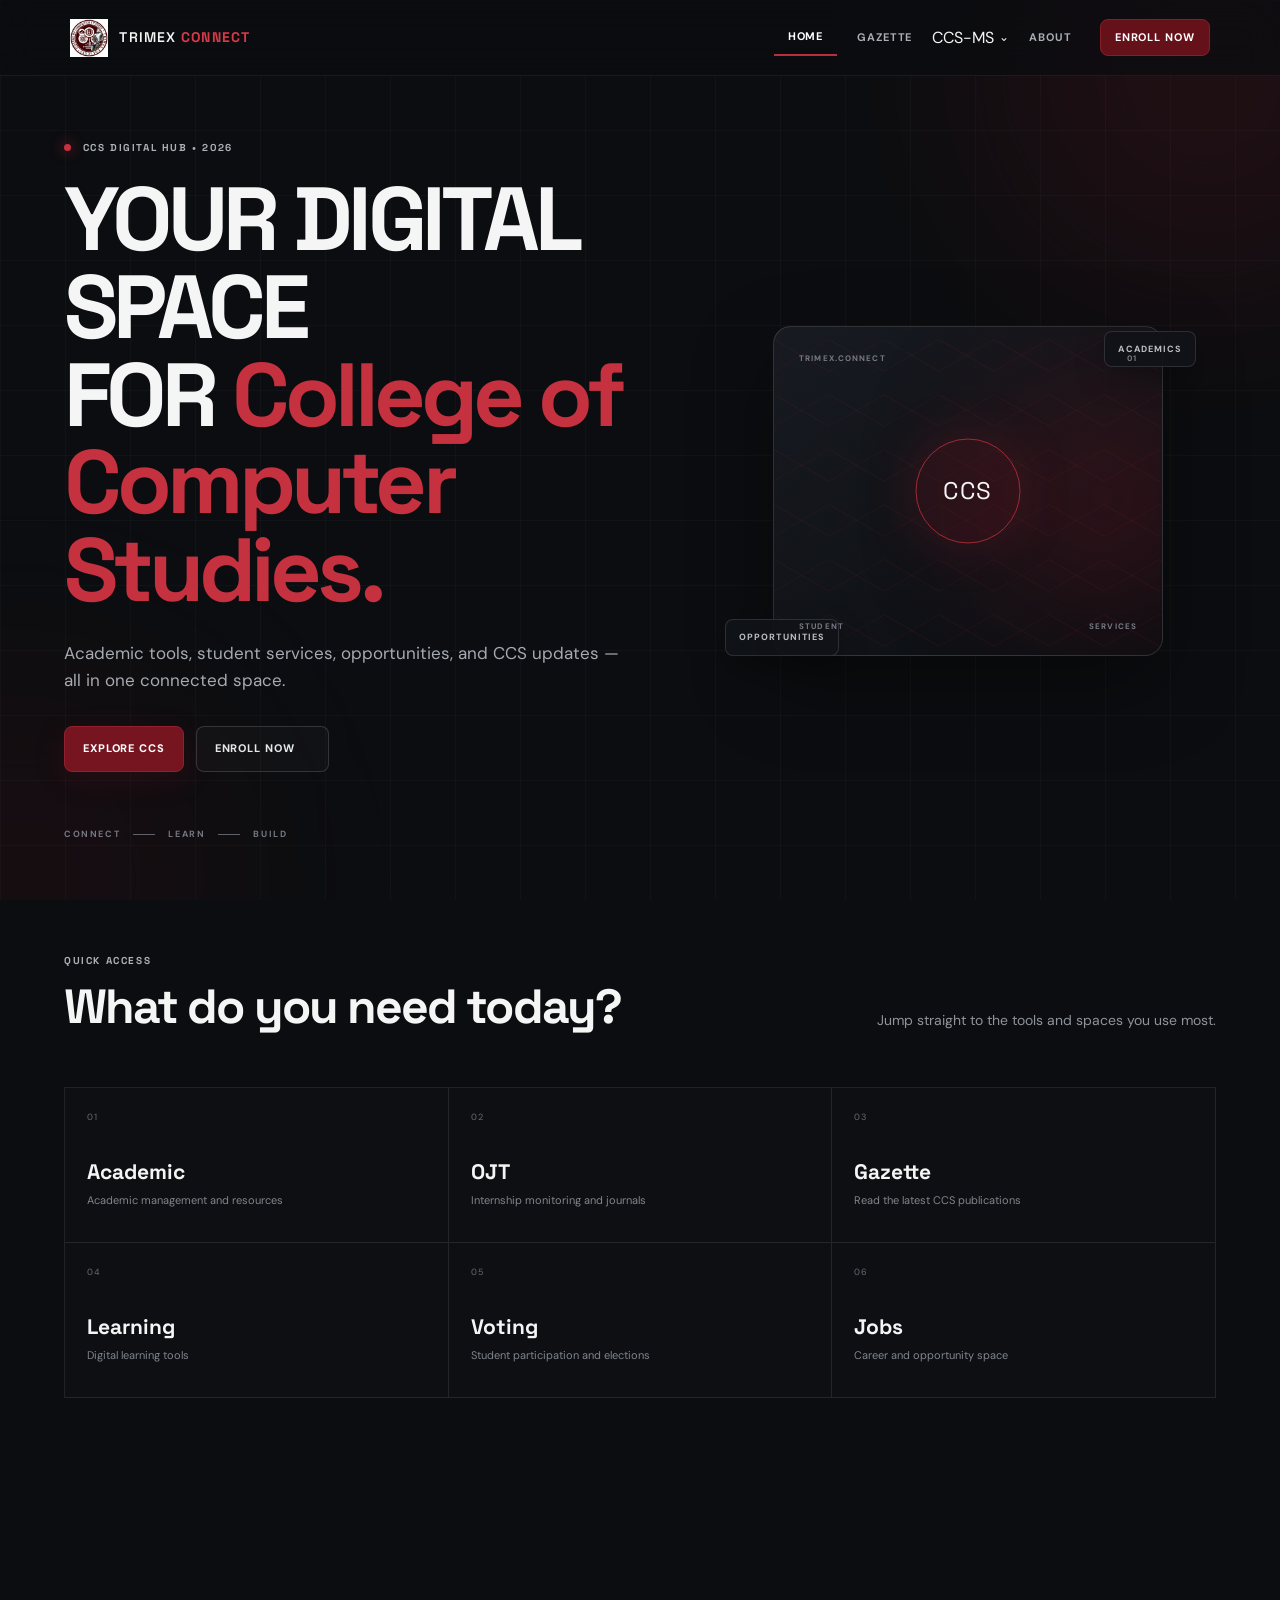
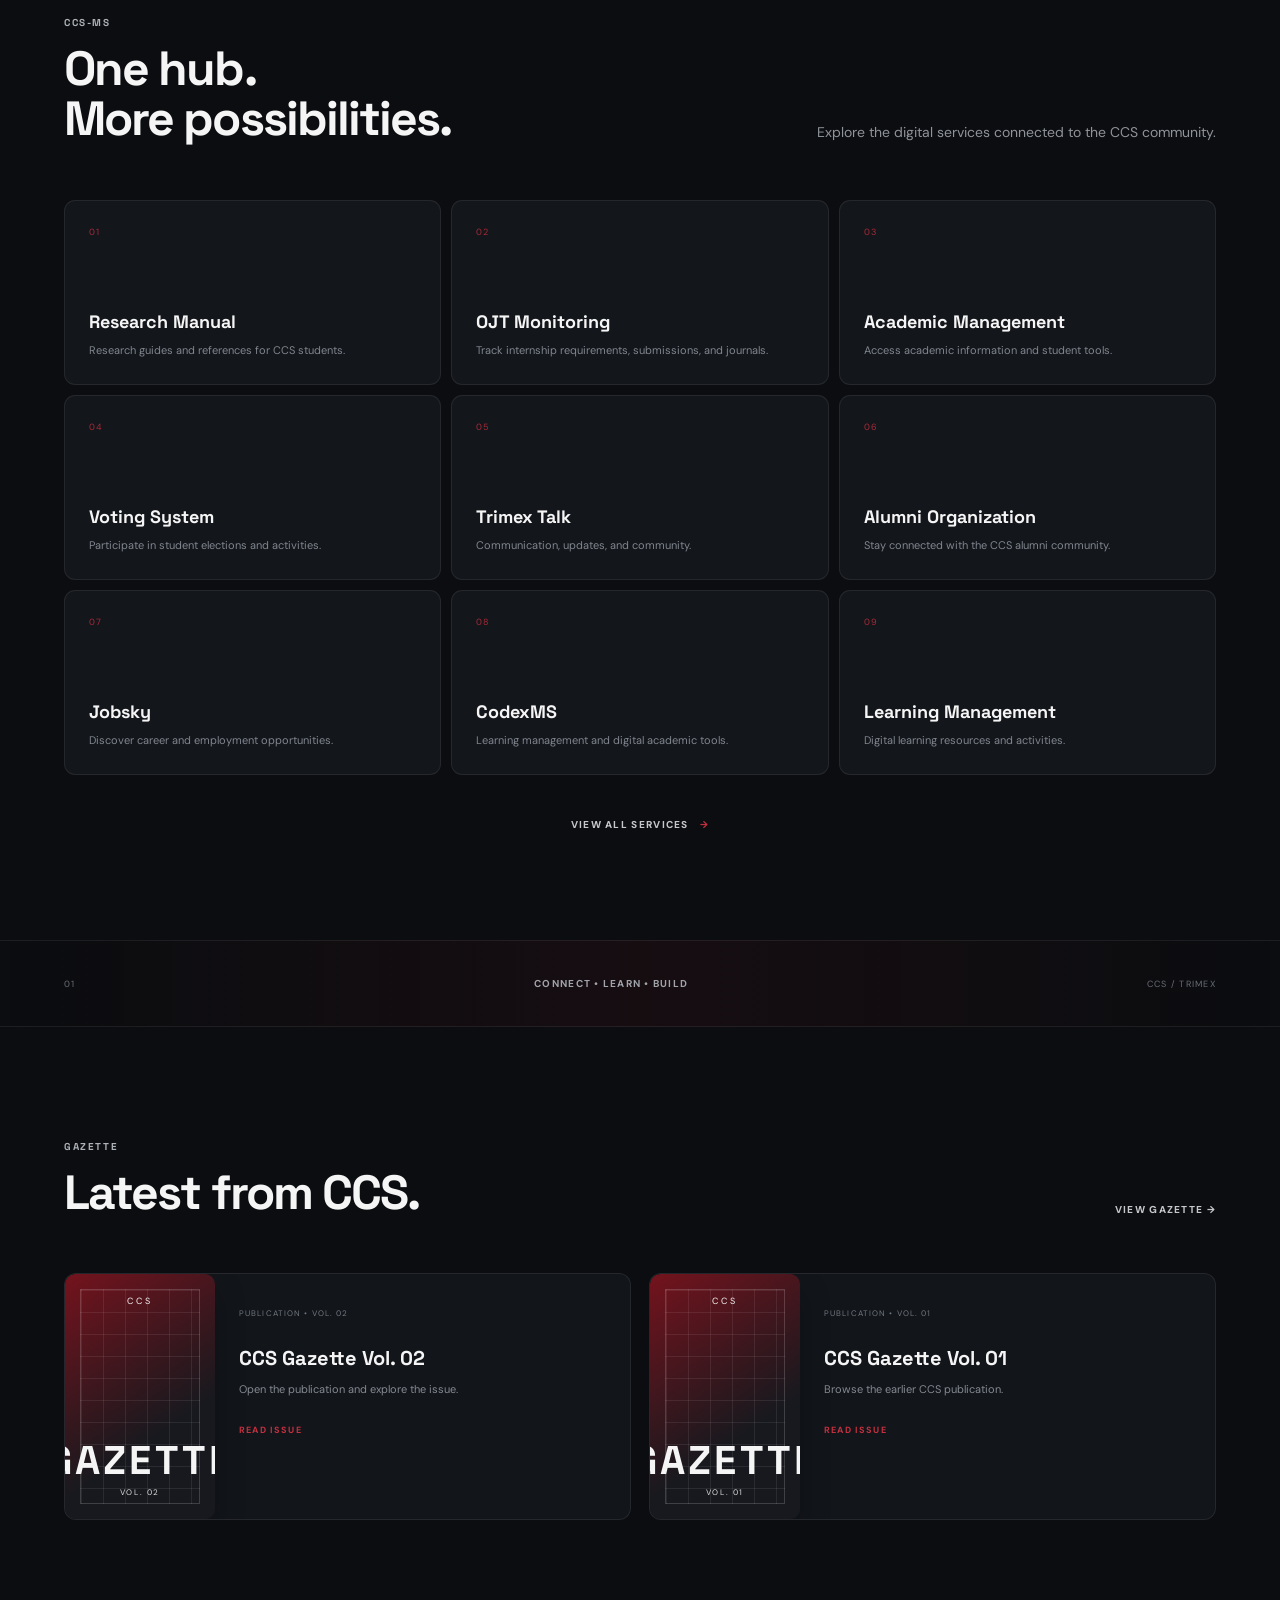
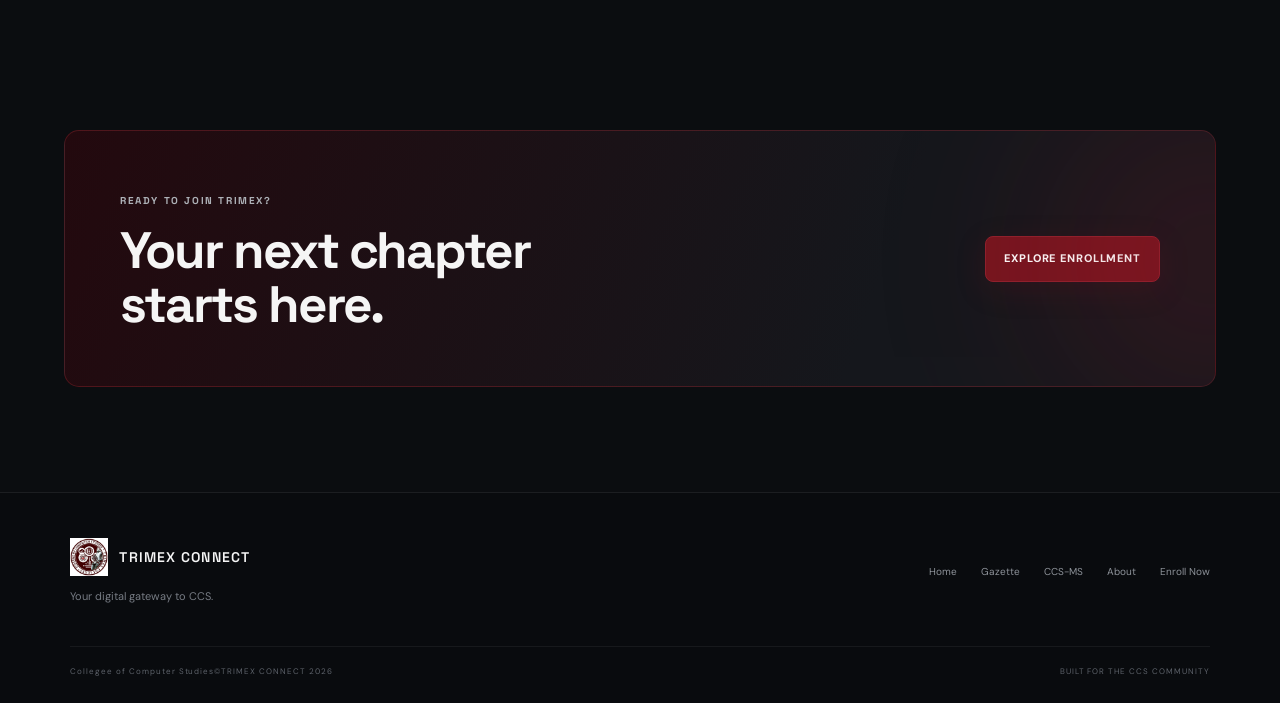
<file: index.html>
<!DOCTYPE html>
<html lang="en">

<head>
    <meta charset="UTF-8">
    <meta name="viewport" content="width=device-width, initial-scale=1.0">

    <meta name="description"
        content="Trimex Connect - Digital gateway for CCS students, services, publications, and opportunities.">

    <title>Trimex Connect | Home</title>

    <!-- Google Fonts -->
    <link rel="preconnect" href="https://fonts.googleapis.com">
    <link rel="preconnect" href="https://fonts.gstatic.com" crossorigin>

    <link
        href="https://fonts.googleapis.com/css2?family=DM+Sans:wght@400;500;600;700&family=Space+Grotesk:wght@500;600;700&display=swap"
        rel="stylesheet">

    <!-- CSS -->
    <link rel="stylesheet" href="style.css">
</head>

<body>

    <!-- BACKGROUND -->

    <div class="tech-background">
        <div class="grid"></div>

        <div class="glow glow-one"></div>
        <div class="glow glow-two"></div>

        <div class="circuit circuit-one"></div>
        <div class="circuit circuit-two"></div>
    </div>


    <!-- NAVIGATION -->

    <header class="navbar" id="navbar">

            <a href="index.html" class="logo">
                 <img src="ccs-logo.jpg" alt="College of Computer Studies logo" class="logo-image">
                <span class="logo-text">TRIMEX <strong>CONNECT</strong></span>
            </a>

        <button class="menu-button" id="menuButton" aria-label="Open navigation">

            <span></span>
            <span></span>
            <span></span>

        </button>


        <nav class="navigation" id="navigation">

            <a href="index.html" class="active">
                HOME
            </a>

            <a href="gazette.html">
                GAZETTE
            </a>

            <div class="nav-dropdown">
    <button class="nav-dropdown-toggle" type="button">
        CCS-MS
        <span class="dropdown-arrow">⌄</span>
    </button>

    <div class="nav-dropdown-menu">
        <a href="ccs-ms.html#research-management">
            Research Management System
        </a>

        <a href="ccs-ms.html#research-manual">
            Research Manual
        </a>

        <a href="ccs-ms.html#data-science">
            Data Science Platform
        </a>

        <a href="ccs-ms.html#online-compiler">
            CCS Online Compiler
        </a>

        <a href="ccs-ms.html#lms-management">
            CCS LMS Management
        </a>

        <a href="ccs-ms.html#ccs-voting">
            CCS ACTS Voting System
        </a>

        <a href="ccs-ms.html#acse-voting">
            CCS ACSE Voting System
        </a>

        <a href="ccs-ms.html#pageant-management">
            CCS Pageant Management System
        </a>

        <a href="ccs-ms.html#cybersecurity-arena">
            Cybersecurity Arena
        </a>

        <a href="ccs-ms.html#cyber-range">
            Educational Cyber Range
        </a>

        <a href="ccs-ms.html#network-training">
            Network Cybersecurity Training Lab
        </a>
    </div>
</div>

            <a href="about.html">
                ABOUT
            </a>

            <a href="enroll.html" class="enroll-button">
                ENROLL NOW 
            </a>

        </nav>

    </header>



    <!-- MAIN CONTENT -->

    <main>


        <section class="hero">

            <div class="hero-content">

                <div class="eyebrow">
                    <span class="live-dot"></span>
                    CCS DIGITAL HUB • 2026
                </div>


                <h1>
                    YOUR DIGITAL SPACE
                    <br>
                    FOR <span>College of Computer Studies.</span>
                </h1>


                <p class="hero-description">
                    Academic tools, student services, opportunities,
                    and CCS updates — all in one connected space.
                </p>


                <div class="hero-buttons">

                    <a href="ccs-ms.html" class="button primary-button">
                        EXPLORE CCS
                        
                    </a>

                    <a href="enroll.html" class="button secondary-button">
                        ENROLL NOW
                        <span></span>
                    </a>

                </div>


                <div class="hero-tags">

                    <span>CONNECT</span>

                    <i></i>

                    <span>LEARN</span>

                    <i></i>

                    <span>BUILD</span>

                </div>

            </div>



            <!-- HERO TECH VISUAL -->

            <div class="hero-visual">

                <div class="orbit orbit-one"></div>
                <div class="orbit orbit-two"></div>


                <div class="tech-card">

                    <div class="tech-card-top">
                        <span>TRIMEX.CONNECT</span>
                        <span>01</span>
                    </div>


                    <div class="network-lines">

                        <span></span>
                        <span></span>
                        <span></span>
                        <span></span>

                    </div>


                    <div class="center-node">
                        CCS
                    </div>


                    <div class="tech-card-bottom">
                        <span>STUDENT</span>
                        <span>SERVICES</span>
                    </div>

                </div>


                <div class="floating-card floating-one">
                    ACADEMICS
                </div>


                <div class="floating-card floating-two">
                    OPPORTUNITIES
                </div>

            </div>

        </section>



        <!-- QUICK ACCESS -->

        <section class="section quick-access">

            <div class="section-heading">

                <div>

                    <span class="section-label">
                        QUICK ACCESS
                    </span>

                    <h2>
                        What do you need today?
                    </h2>

                </div>


                <p>
                    Jump straight to the tools and spaces
                    you use most.
                </p>

            </div>



            <div class="quick-grid">


                <a href="ccs-ms.html#academic" class="quick-card">

                    <span class="number">
                        01
                    </span>

                    <h3>
                        Academic
                    </h3>

                    <p>
                        Academic management and resources
                    </p>

                    <span class="card-arrow">
                        
                    </span>

                </a>



                <a href="ccs-ms.html#ojt" class="quick-card">

                    <span class="number">
                        02
                    </span>

                    <h3>
                        OJT
                    </h3>

                    <p>
                        Internship monitoring and journals
                    </p>

                </a>



                <a href="gazette.html" class="quick-card">

                    <span class="number">
                        03
                    </span>

                    <h3>
                        Gazette
                    </h3>

                    <p>
                        Read the latest CCS publications
                    </p>

                </a>



                <a href="ccs-ms.html#learning" class="quick-card">

                    <span class="number">
                        04
                    </span>

                    <h3>
                        Learning
                    </h3>

                    <p>
                        Digital learning tools
                    </p>

                    <span class="card-arrow">
                        
                    </span>

                </a>



                <a href="ccs-ms.html#voting" class="quick-card">

                    <span class="number">
                        05
                    </span>

                    <h3>
                        Voting
                    </h3>

                    <p>
                        Student participation and elections
                    </p>

                </a>



                <a href="ccs-ms.html#jobs" class="quick-card">

                    <span class="number">
                        06
                    </span>

                    <h3>
                        Jobs
                    </h3>

                    <p>
                        Career and opportunity space
                    </p>

                    <span class="card-arrow">
                        
                    </span>

                </a>

            </div>

        </section>



        <!-- CCS DIGITAL HUB -->

        <section class="section digital-hub">

            <div class="section-heading">

                <div>

                    <span class="section-label">
                        CCS-MS
                    </span>

                    <h2>
                        One hub.
                        <br>
                        More possibilities.
                    </h2>

                </div>


                <p>
                    Explore the digital services connected
                    to the CCS community.
                </p>

            </div>



            <div class="service-grid">


                <a href="ccs-ms.html#research" class="service-card">

                    <span class="service-number">
                        01
                    </span>

                    <div>

                        <h3>
                            Research Manual
                        </h3>

                        <p>
                            Research guides and references
                            for CCS students.
                        </p>

                    </div>


                </a>



                <a href="ccs-ms.html#ojt" class="service-card">

                    <span class="service-number">
                        02
                    </span>

                    <div>

                        <h3>
                            OJT Monitoring
                        </h3>

                        <p>
                            Track internship requirements,
                            submissions, and journals.
                        </p>

                    </div>

                </a>



                <a href="ccs-ms.html#academic" class="service-card">

                    <span class="service-number">
                        03
                    </span>

                    <div>

                        <h3>
                            Academic Management
                        </h3>

                        <p>
                            Access academic information
                            and student tools.
                        </p>

                    </div>

                </a>



                <a href="ccs-ms.html#voting" class="service-card">

                    <span class="service-number">
                        04
                    </span>

                    <div>

                        <h3>
                            Voting System
                        </h3>

                        <p>
                            Participate in student elections
                            and activities.
                        </p>

                    </div>

                </a>



                <a href="ccs-ms.html#talk" class="service-card">

                    <span class="service-number">
                        05
                    </span>

                    <div>

                        <h3>
                            Trimex Talk
                        </h3>

                        <p>
                            Communication, updates,
                            and community.
                        </p>

                    </div>


                </a>



                <a href="ccs-ms.html#alumni" class="service-card">

                    <span class="service-number">
                        06
                    </span>

                    <div>

                        <h3>
                            Alumni Organization
                        </h3>

                        <p>
                            Stay connected with the
                            CCS alumni community.
                        </p>

                    </div>


                </a>



                <a href="ccs-ms.html#jobs" class="service-card">

                    <span class="service-number">
                        07
                    </span>

                    <div>

                        <h3>
                            Jobsky
                        </h3>

                        <p>
                            Discover career and
                            employment opportunities.
                        </p>

                    </div>

                </a>



                <a href="ccs-ms.html#codex" class="service-card">

                    <span class="service-number">
                        08
                    </span>

                    <div>

                        <h3>
                            CodexMS
                        </h3>

                        <p>
                            Learning management and
                            digital academic tools.
                        </p>

                    </div>

                </a>



                <a href="ccs-ms.html#learning" class="service-card">

                    <span class="service-number">
                        09
                    </span>

                    <div>

                        <h3>
                            Learning Management
                        </h3>

                        <p>
                            Digital learning resources
                            and activities.
                        </p>

                    </div>

                </a>

            </div>


            <div class="center-link">

                <a href="ccs-ms.html">
                    VIEW ALL SERVICES
                    <span>→</span>
                </a>

            </div>

        </section>



        <!-- TECH DIVIDER -->

        <section class="tech-divider">

            <div class="tech-divider-inner">

                <span>01</span>

                <strong>
                    CONNECT • LEARN • BUILD
                </strong>

                <span>
                    CCS / TRIMEX
                </span>

            </div>

        </section>



        <!-- GAZETTE PREVIEW -->

        <section class="section gazette-section">

            <div class="section-heading">

                <div>

                    <span class="section-label">
                        GAZETTE
                    </span>

                    <h2>
                        Latest from CCS.
                    </h2>

                </div>


                <a href="gazette.html" class="heading-link">
                    VIEW GAZETTE →
                </a>

            </div>



            <div class="gazette-grid">


                <a href="gazette.html#vol2" class="gazette-card">

                    <div class="gazette-cover cover-two">

                        <span>
                            CCS
                        </span>

                        <strong>
                            GAZETTE
                        </strong>

                        <small>
                            VOL. 02
                        </small>

                    </div>


                    <div class="gazette-info">

                        <span class="issue-label">
                            PUBLICATION • VOL. 02
                        </span>

                        <h3>
                            CCS Gazette Vol. 02
                        </h3>

                        <p>
                            Open the publication and
                            explore the issue.
                        </p>

                        <strong class="read-link">
                            READ ISSUE
                        </strong>

                    </div>

                </a>



                <a href="gazette.html#vol1" class="gazette-card">

                    <div class="gazette-cover cover-one">

                        <span>
                            CCS
                        </span>

                        <strong>
                            GAZETTE
                        </strong>

                        <small>
                            VOL. 01
                        </small>

                    </div>


                    <div class="gazette-info">

                        <span class="issue-label">
                            PUBLICATION • VOL. 01
                        </span>

                        <h3>
                            CCS Gazette Vol. 01
                        </h3>

                        <p>
                            Browse the earlier CCS
                            publication.
                        </p>

                        <strong class="read-link">
                            READ ISSUE 
                        </strong>

                    </div>

                </a>

            </div>

        </section>



        <!-- ENROLL CTA -->

        <section class="section enrollment-section">

            <div class="enrollment-panel">

                <div>

                    <span class="section-label">
                        READY TO JOIN TRIMEX?
                    </span>

                    <h2>
                        Your next chapter
                        <br>
                        starts here.
                    </h2>

                </div>


                <a href="enroll.html" class="button primary-button">
                    EXPLORE ENROLLMENT
                </a>

            </div>

        </section>

    </main>



    <!-- FOOTER -->

    <footer class="footer">

        <div class="footer-main">

            <div>

            
                <a href="index.html" class="logo">
                    <img src="ccs-logo.jpg" alt="Trimex College of Computer Studies logo" class="logo-image">
                    <span>TRIMEX CONNECT</span>
                </a>

                <p>
                    Your digital gateway to CCS.
                </p>

            </div>


            <div class="footer-links">

                <a href="index.html">Home</a>

                <a href="gazette.html">Gazette</a>

                <a href="ccs-ms.html">CCS-MS</a>

                <a href="about.html">About</a>

                <a href="enroll.html">Enroll Now</a>

            </div>

        </div>


        <div class="footer-bottom">

            <span>
                Collegee of Computer Studies©TRIMEX CONNECT 2026
            </span>

            <span>
                BUILT FOR THE CCS COMMUNITY
            </span>

        </div>

    </footer>


    <!-- JavaScript -->
    <script src="johnson.js"></script>

</body>

</html>
</file>
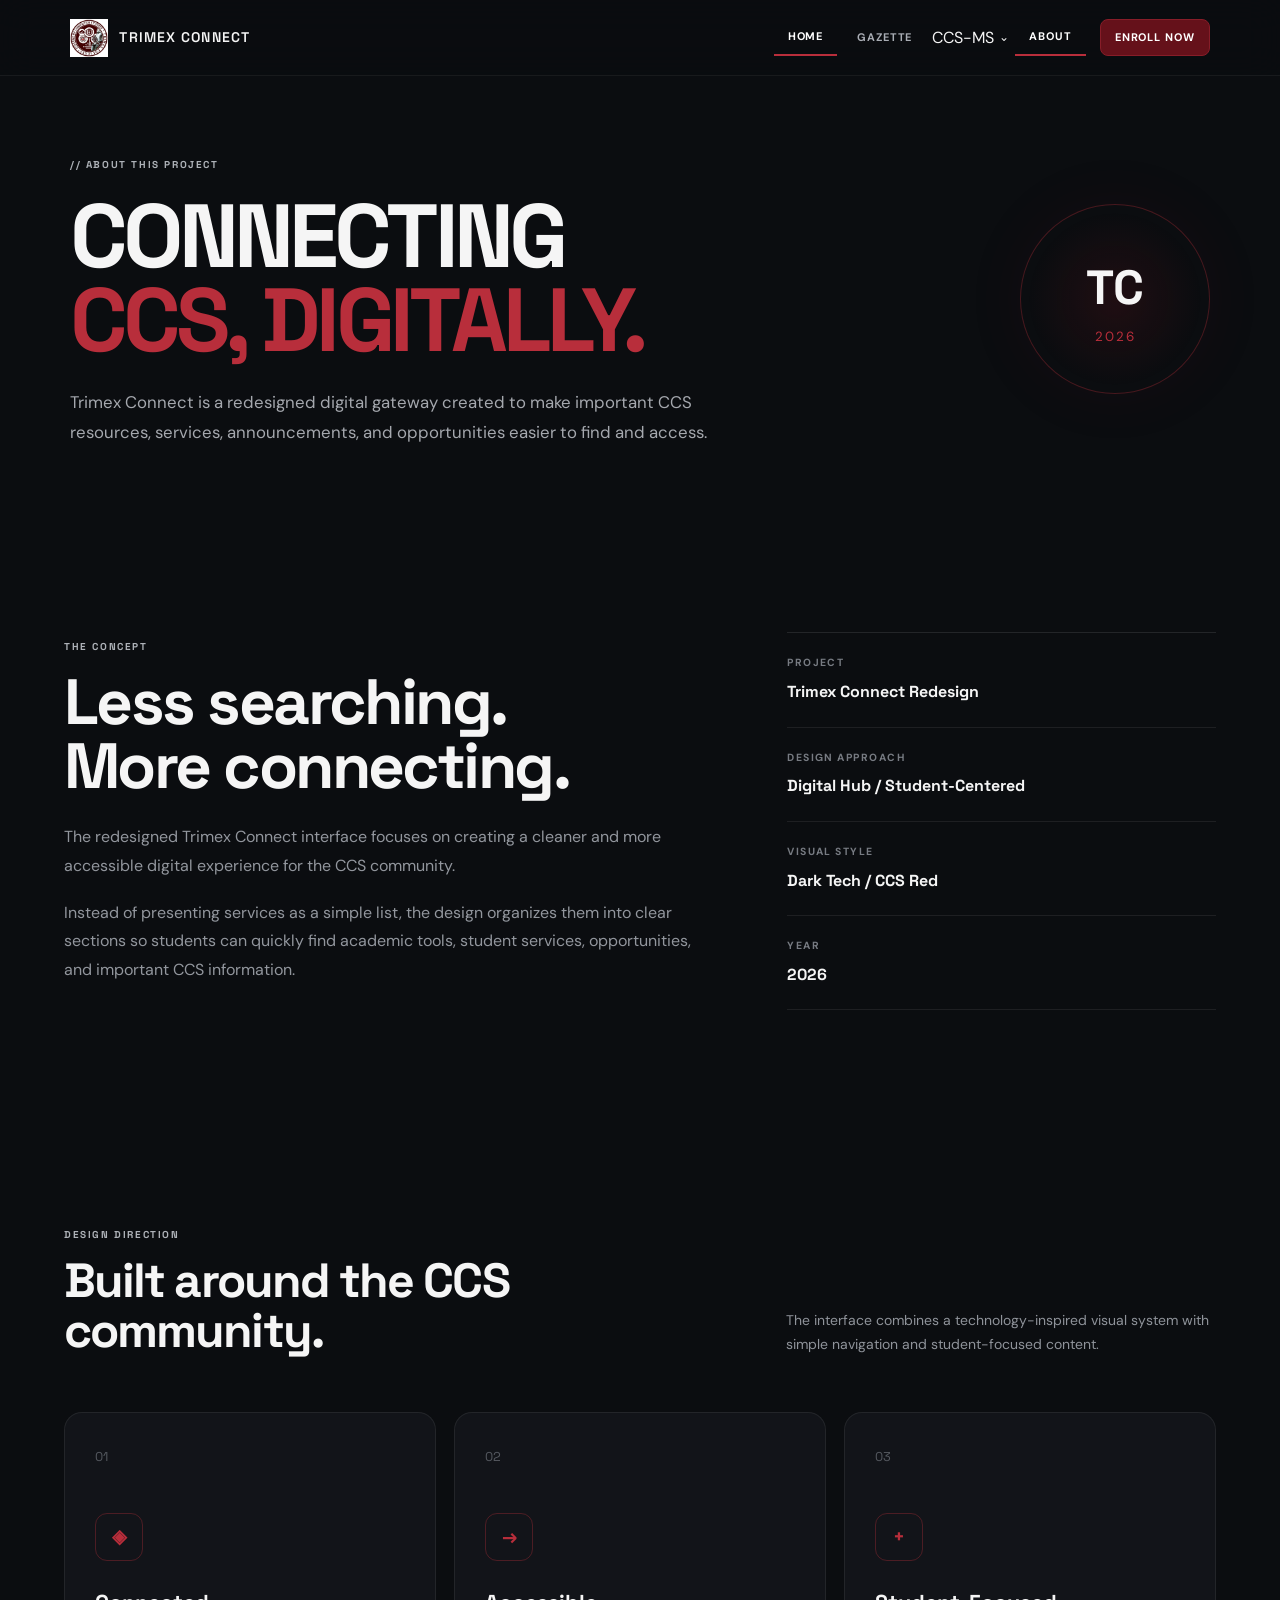
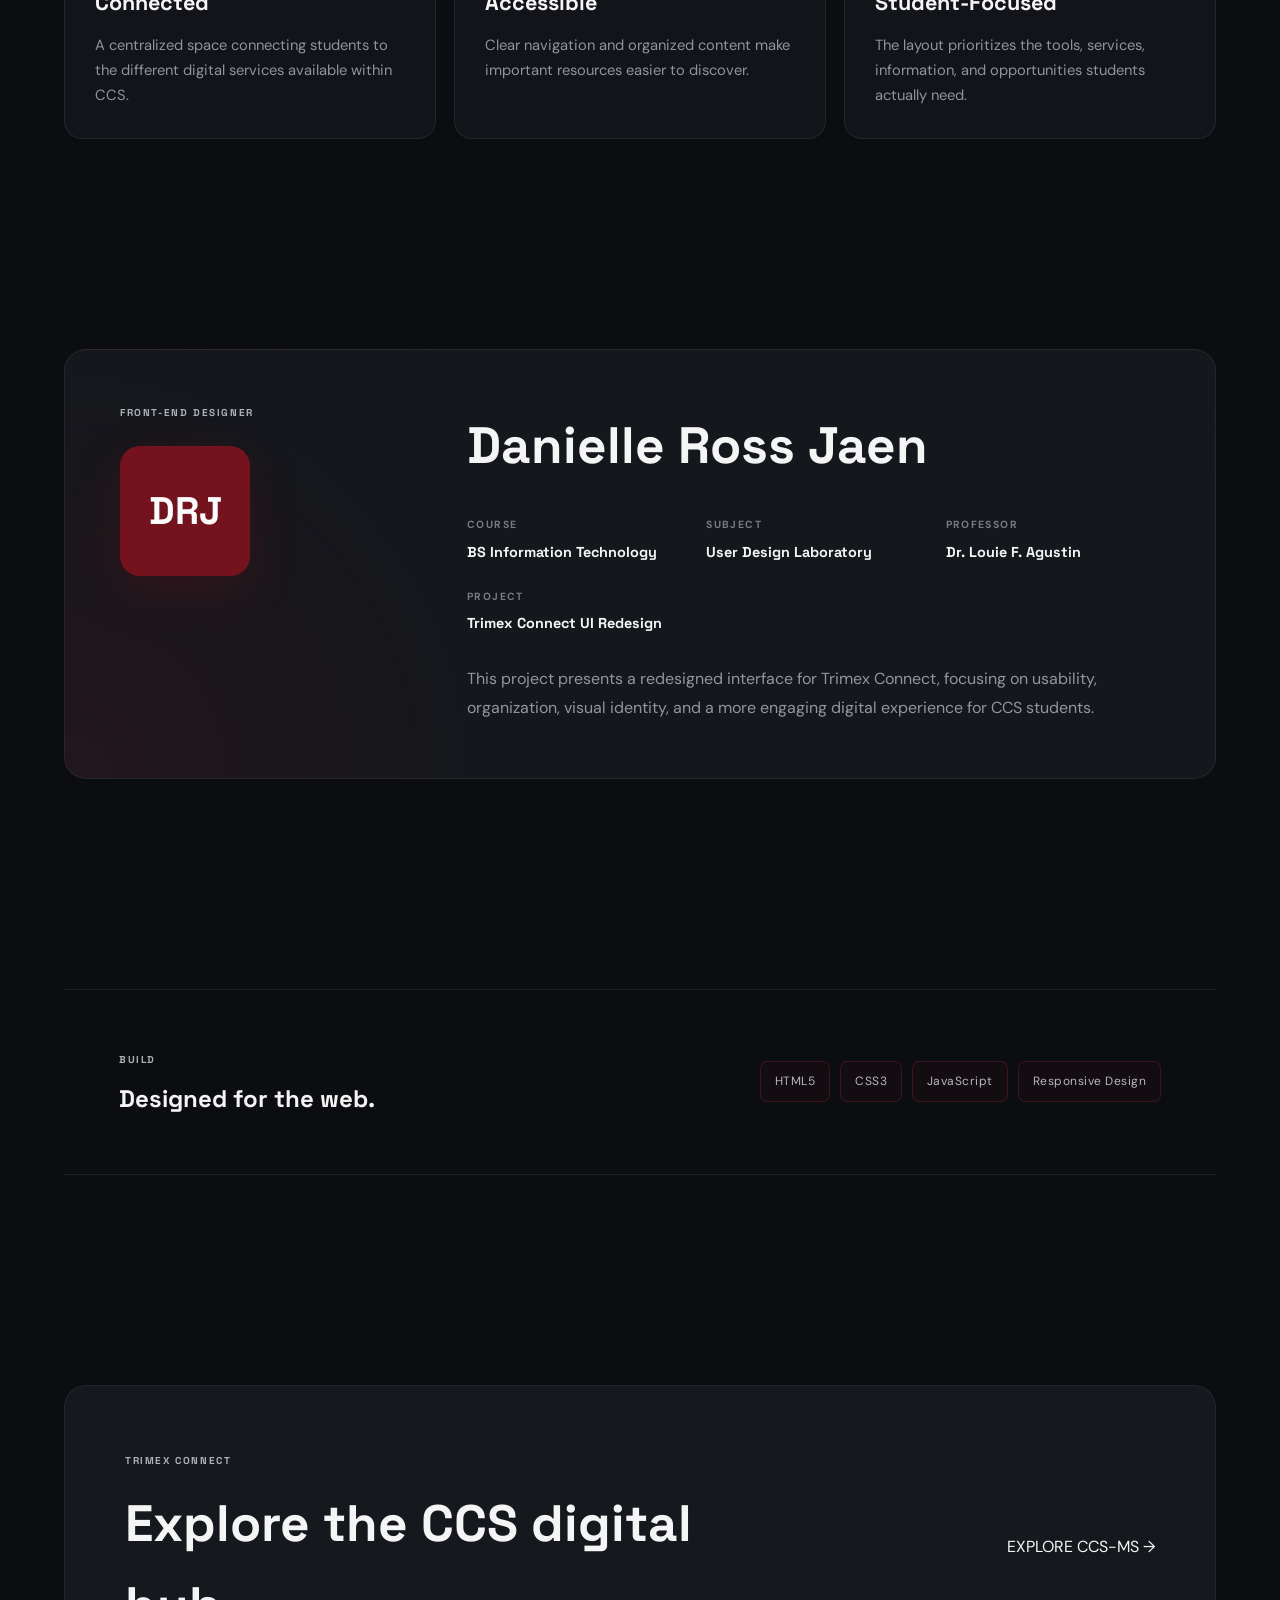
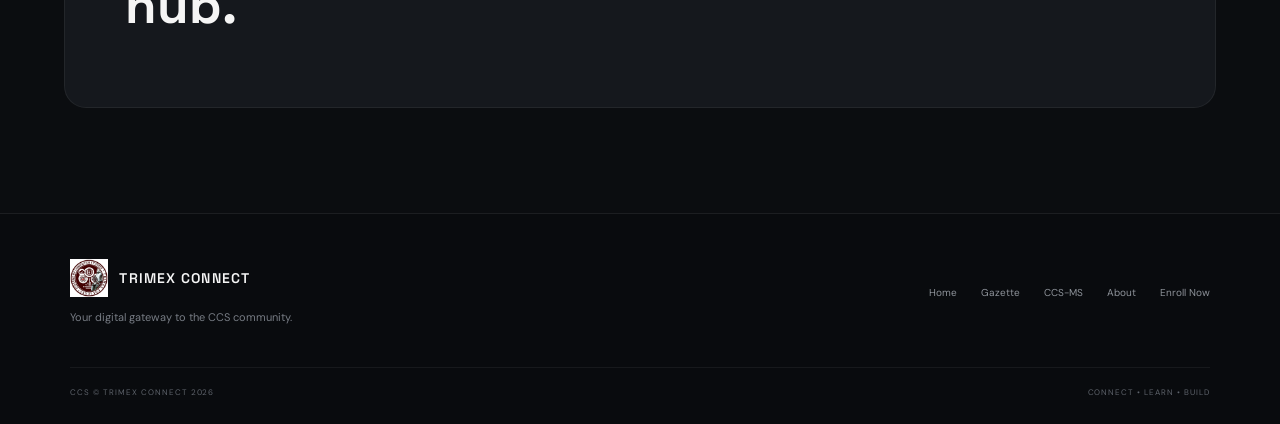
<file: about.html>
<!DOCTYPE html>
<html lang="en">
<head>
    <meta charset="UTF-8">
    <meta name="viewport" content="width=device-width, initial-scale=1.0">

    <title>About | Trimex Connect</title>

    <link rel="preconnect" href="https://fonts.googleapis.com">
    <link rel="preconnect" href="https://fonts.gstatic.com" crossorigin>

    <link href="https://fonts.googleapis.com/css2?family=DM+Sans:wght@400;500;600;700&family=Space+Grotesk:wght@500;600;700&display=swap" rel="stylesheet">

    <link rel="stylesheet" href="style.css">
</head>

<body>

    <div class="tech-background"></div>

    <!-- NAVBAR -->
    <header class="navbar">

        <a href="index.html" class="logo">
            <img src="ccs-logo.jpg" alt="College of Computer Studies logo" class="logo-image">
            <span>TRIMEX CONNECT</span>
        </a>

         <nav class="navigation" id="navigation">

            <a href="index.html" class="active">
                HOME
            </a>

            <a href="gazette.html">
                GAZETTE
            </a>

            <div class="nav-dropdown">
    <button class="nav-dropdown-toggle" type="button">
        CCS-MS
        <span class="dropdown-arrow">⌄</span>
    </button>

    <div class="nav-dropdown-menu">
        <a href="ccs-ms.html#research-management">
            Research Management System
        </a>

        <a href="ccs-ms.html#research-manual">
            Research Manual
        </a>

        <a href="ccs-ms.html#data-science">
            Data Science Platform
        </a>

        <a href="ccs-ms.html#online-compiler">
            CCS Online Compiler
        </a>

        <a href="ccs-ms.html#lms-management">
            CCS LMS Management
        </a>

        <a href="ccs-ms.html#ccs-voting">
            CCS ACTS Voting System
        </a>

        <a href="ccs-ms.html#acse-voting">
            CCS ACSE Voting System
        </a>

        <a href="ccs-ms.html#pageant-management">
            CCS Pageant Management System
        </a>

        <a href="ccs-ms.html#cybersecurity-arena">
            Cybersecurity Arena
        </a>

        <a href="ccs-ms.html#cyber-range">
            Educational Cyber Range
        </a>

        <a href="ccs-ms.html#network-training">
            Network Cybersecurity Training Lab
        </a>
    </div>
</div>

            <a href="about.html">
                ABOUT
            </a>

            <a href="enroll.html" class="enroll-button">
                ENROLL NOW 
            </a>

        </nav>
        <button class="menu-button" id="menuButton">
            ☰
        </button>

    </header>


    <main>

        <!-- ABOUT HERO -->
        <section class="about-hero">

            <div class="about-hero-content">

                <span class="eyebrow">
                    // ABOUT THIS PROJECT
                </span>

                <h1>
                    CONNECTING<br>
                    <span>CCS, DIGITALLY.</span>
                </h1>

                <p>
                    Trimex Connect is a redesigned digital gateway
                    created to make important CCS resources,
                    services, announcements, and opportunities
                    easier to find and access.
                </p>

            </div>

            <div class="about-mark">
                <span>TC</span>
                <small>2026</small>
            </div>

        </section>


        <!-- PROJECT INFO -->
        <section class="section">

            <div class="about-grid">

                <div class="about-intro">

                    <span class="eyebrow">
                        THE CONCEPT
                    </span>

                    <h2>
                        Less searching.<br>
                        More connecting.
                    </h2>

                    <p>
                        The redesigned Trimex Connect interface focuses
                        on creating a cleaner and more accessible digital
                        experience for the CCS community.
                    </p>

                    <p>
                        Instead of presenting services as a simple list,
                        the design organizes them into clear sections
                        so students can quickly find academic tools,
                        student services, opportunities, and important
                        CCS information.
                    </p>

                </div>


                <div class="about-details">

                    <div class="detail-row">
                        <span>PROJECT</span>
                        <strong>Trimex Connect Redesign</strong>
                    </div>

                    <div class="detail-row">
                        <span>DESIGN APPROACH</span>
                        <strong>Digital Hub / Student-Centered</strong>
                    </div>

                    <div class="detail-row">
                        <span>VISUAL STYLE</span>
                        <strong>Dark Tech / CCS Red</strong>
                    </div>

                    <div class="detail-row">
                        <span>YEAR</span>
                        <strong>2026</strong>
                    </div>

                </div>

            </div>

        </section>


        <!-- DESIGN DIRECTION -->
        <section class="section">

            <div class="section-heading">

                <div>
                    <span class="eyebrow">
                        DESIGN DIRECTION
                    </span>

                    <h2>
                        Built around the CCS community.
                    </h2>
                </div>

                <p>
                    The interface combines a technology-inspired
                    visual system with simple navigation and
                    student-focused content.
                </p>

            </div>


            <div class="design-grid">

                <article class="design-card">

                    <span class="design-number">01</span>

                    <div class="design-icon">
                        ◈
                    </div>

                    <h3>
                        Connected
                    </h3>

                    <p>
                        A centralized space connecting students
                        to the different digital services available
                        within CCS.
                    </p>

                </article>


                <article class="design-card">

                    <span class="design-number">02</span>

                    <div class="design-icon">
                        →
                    </div>

                    <h3>
                        Accessible
                    </h3>

                    <p>
                        Clear navigation and organized content make
                        important resources easier to discover.
                    </p>

                </article>


                <article class="design-card">

                    <span class="design-number">03</span>

                    <div class="design-icon">
                        +
                    </div>

                    <h3>
                        Student-Focused
                    </h3>

                    <p>
                        The layout prioritizes the tools, services,
                        information, and opportunities students
                        actually need.
                    </p>

                </article>

            </div>

        </section>


        <!-- DESIGNER INFORMATION -->
        <section class="section designer-section">

            <div class="designer-panel">

                <div class="designer-label">

                    <span class="eyebrow">
                        FRONT-END DESIGNER
                    </span>

                    <div class="designer-initial">
                        DRJ
                    </div>

                </div>


                <div class="designer-info">

                    <h2>
                        Danielle Ross Jaen
                    </h2>

                    <div class="designer-meta">

                        <div>
                            <span>COURSE</span>
                            <strong>BS Information Technology</strong>
                        </div>

                        <div>
                            <span>SUBJECT</span>
                            <strong>User Design Laboratory</strong>
                        </div>
                        <div>
                            <span>PROFESSOR</span>
                            <strong>Dr. Louie F. Agustin</strong>
                        </div>

                        <div>
                            <span>PROJECT</span>
                            <strong>Trimex Connect UI Redesign</strong>
                        </div>

                    </div>

                    <p>
                        This project presents a redesigned interface
                        for Trimex Connect, focusing on usability,
                        organization, visual identity, and a more
                        engaging digital experience for CCS students.
                    </p>

                </div>

            </div>

        </section>


        <!-- TECH STACK -->
        <section class="section">

            <div class="tech-stack">

                <div>
                    <span class="eyebrow">
                        BUILD
                    </span>

                    <h2>
                        Designed for the web.
                    </h2>
                </div>

                <div class="tech-list">

                    <span>HTML5</span>
                    <span>CSS3</span>
                    <span>JavaScript</span>
                    <span>Responsive Design</span>

                </div>

            </div>

        </section>


        <!-- CTA -->
        <section class="section">

            <div class="bottom-cta">

                <div>

                    <span class="eyebrow">
                        TRIMEX CONNECT
                    </span>

                    <h2>
                        Explore the CCS digital hub.
                    </h2>

                </div>

                <a href="ccs-ms.html" class="btn btn-primary">
                    EXPLORE CCS-MS →
                </a>

            </div>

        </section>

    </main>


    <!-- FOOTER -->
    <footer class="footer">

        <div class="footer-main">

            <div>

                <a href="index.html" class="logo">
                    <img src="ccs-logo.jpg" alt="Trimex College of Computer Studies logo" class="logo-image">
                    <span>TRIMEX CONNECT</span>
                </a>

                <p>
                    Your digital gateway to the
                    CCS community.
                </p>

            </div>

            <div class="footer-links">

                <a href="index.html">Home</a>
                <a href="gazette.html">Gazette</a>
                <a href="ccs-ms.html">CCS-MS</a>
                <a href="about.html">About</a>
                <a href="enroll.html">Enroll Now</a>

            </div>

        </div>

        <div class="footer-bottom">

            <span>
                CCS © TRIMEX CONNECT 2026
            </span>

            <span>
                CONNECT • LEARN • BUILD
            </span>

        </div>

    </footer>


    <script src="johnson.js"></script>

</body>
</html>
</file>
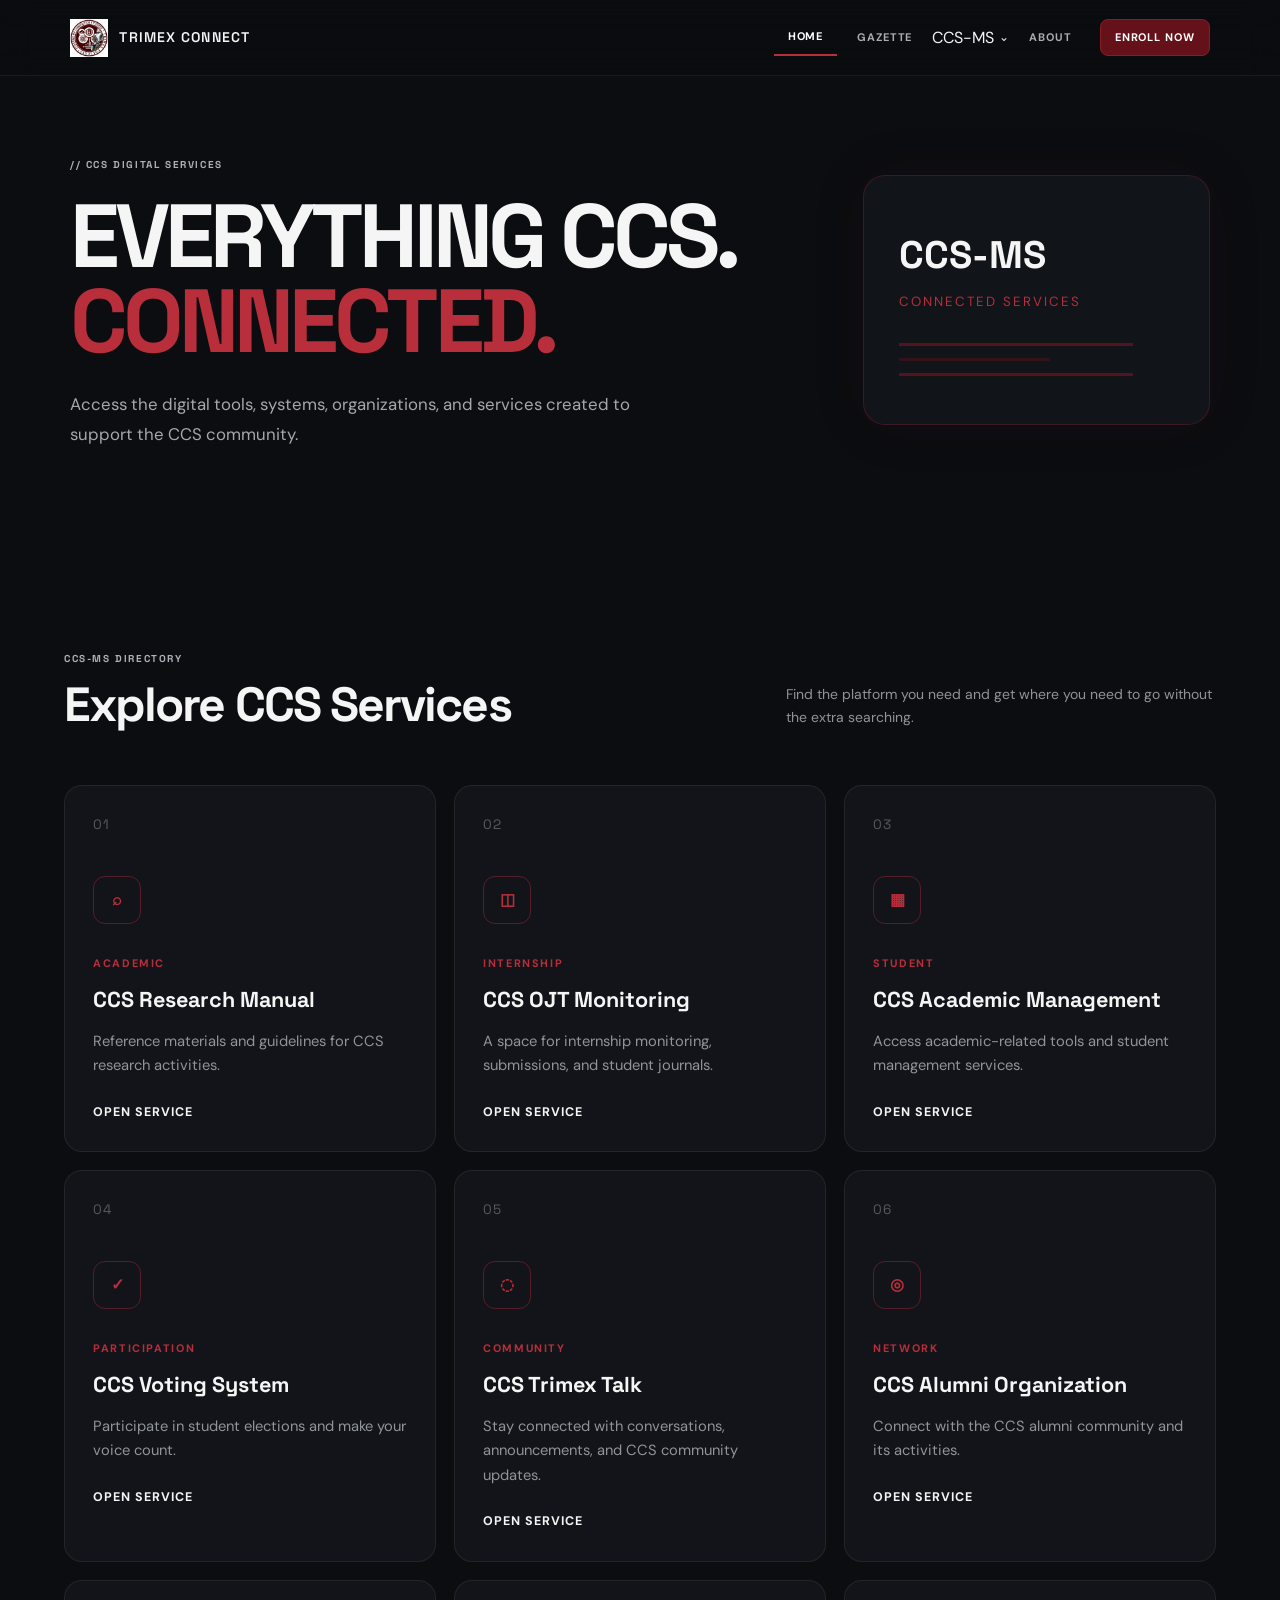
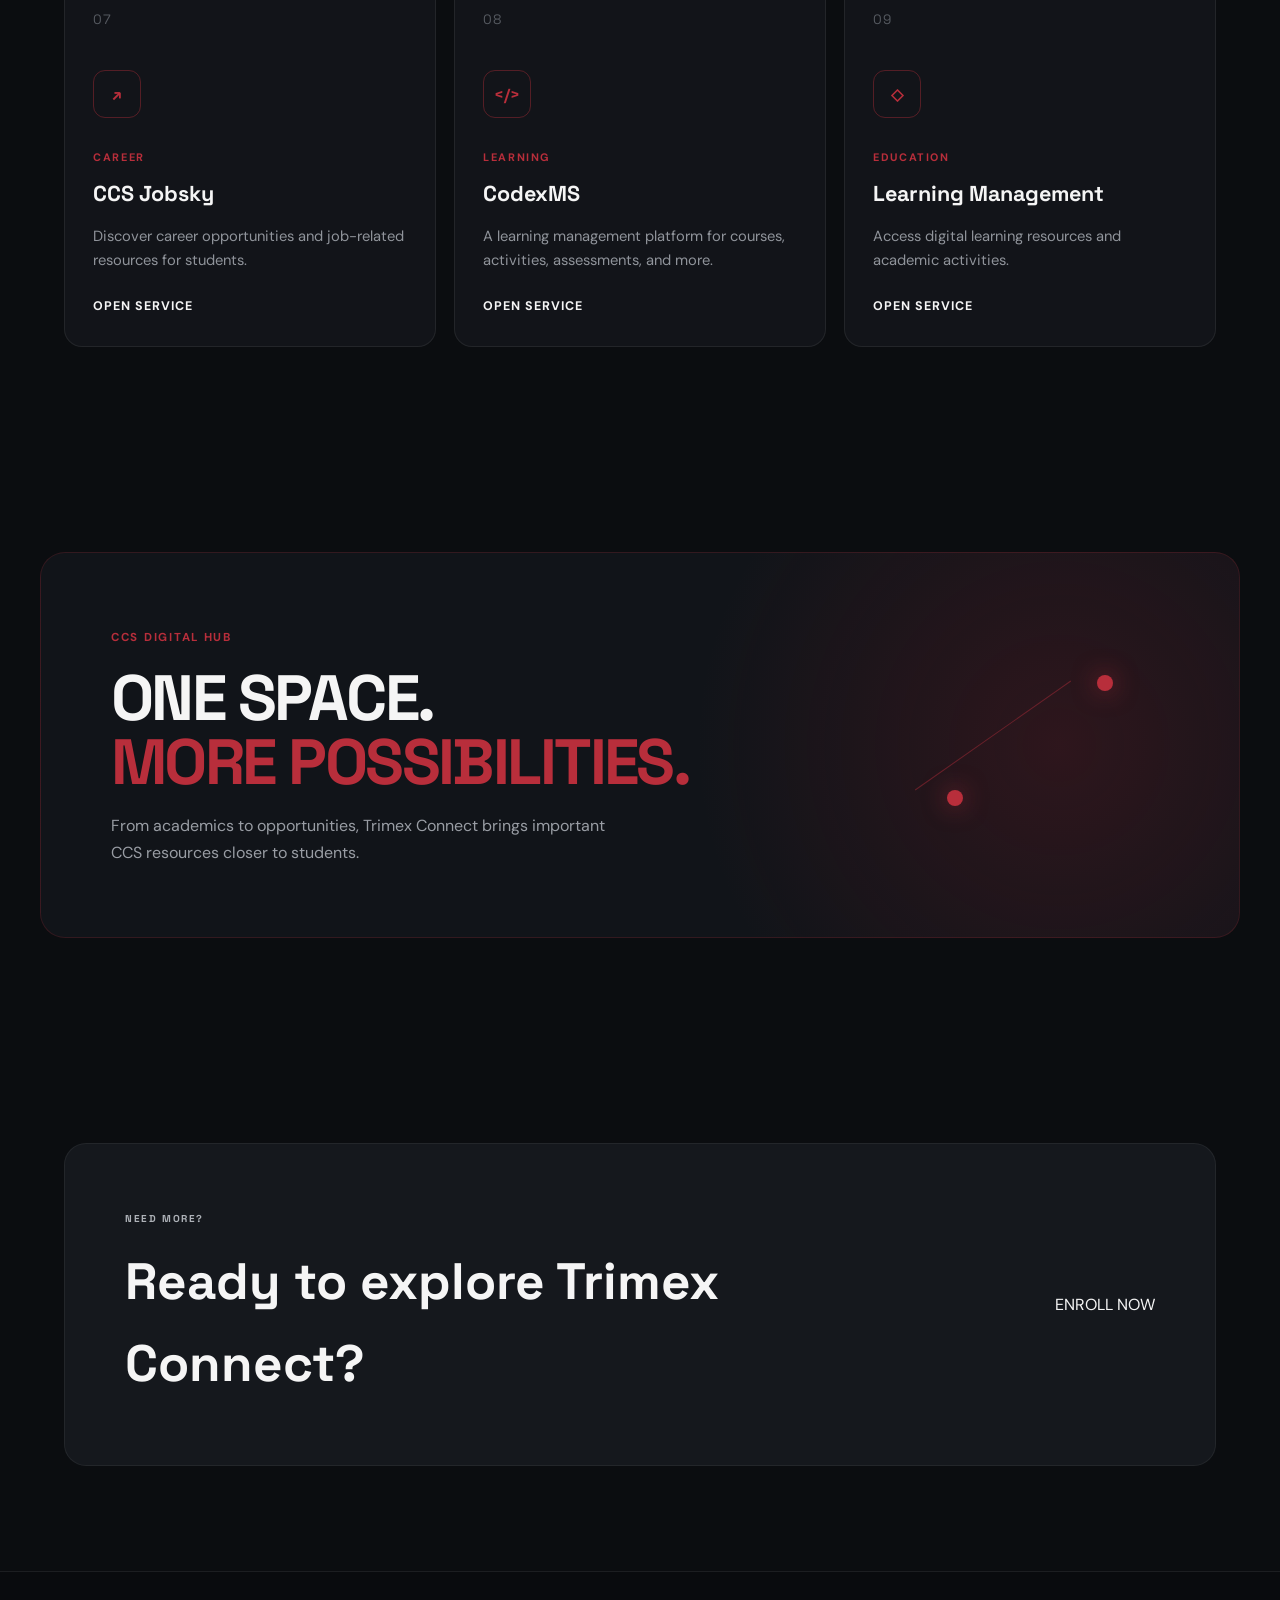
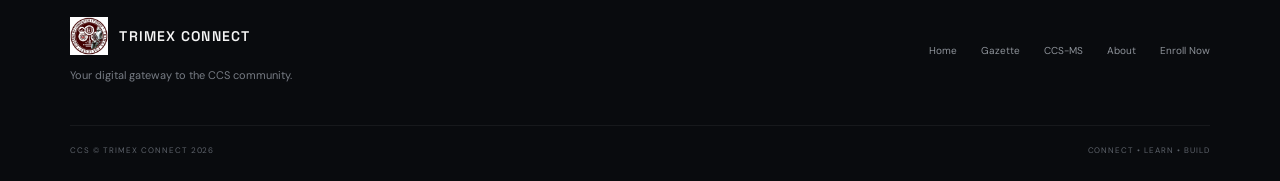
<file: ccs-ms.html>
<!DOCTYPE html>
<html lang="en">
<head>
    <meta charset="UTF-8">
    <meta name="viewport" content="width=device-width, initial-scale=1.0">

    <title>CCS-MS | Trimex Connect</title>

    <link rel="preconnect" href="https://fonts.googleapis.com">
    <link rel="preconnect" href="https://fonts.gstatic.com" crossorigin>

    <link href="https://fonts.googleapis.com/css2?family=DM+Sans:wght@400;500;600;700&family=Space+Grotesk:wght@500;600;700&display=swap" rel="stylesheet">

    <link rel="stylesheet" href="style.css">
</head>

<body>

    <!-- TECH BACKGROUND -->
    <div class="tech-background"></div>

    <!-- NAVBAR -->
    <header class="navbar">

        <a href="index.html" class="logo">
            <img src="ccs-logo.jpg" alt="College of Computer Studies logo" class="logo-image">
            <span>TRIMEX CONNECT</span>
        </a>

         <nav class="navigation" id="navigation">

            <a href="index.html" class="active">
                HOME
            </a>

            <a href="gazette.html">
                GAZETTE
            </a>

            <div class="nav-dropdown">
    <button class="nav-dropdown-toggle" type="button">
        CCS-MS
        <span class="dropdown-arrow">⌄</span>
    </button>

    <div class="nav-dropdown-menu">
        <a href="ccs-ms.html#research-management">
            Research Management System
        </a>

        <a href="ccs-ms.html#research-manual">
            Research Manual
        </a>

        <a href="ccs-ms.html#data-science">
            Data Science Platform
        </a>

        <a href="ccs-ms.html#online-compiler">
            CCS Online Compiler
        </a>

        <a href="ccs-ms.html#lms-management">
            CCS LMS Management
        </a>

        <a href="ccs-ms.html#ccs-voting">
            CCS ACTS Voting System
        </a>

        <a href="ccs-ms.html#acse-voting">
            CCS ACSE Voting System
        </a>

        <a href="ccs-ms.html#pageant-management">
            CCS Pageant Management System
        </a>

        <a href="ccs-ms.html#cybersecurity-arena">
            Cybersecurity Arena
        </a>

        <a href="ccs-ms.html#cyber-range">
            Educational Cyber Range
        </a>

        <a href="ccs-ms.html#network-training">
            Network Cybersecurity Training Lab
        </a>
    </div>
</div>

            <a href="about.html">
                ABOUT
            </a>

            <a href="enroll.html" class="enroll-button">
                ENROLL NOW 
            </a>

        </nav>

        <button class="menu-button" id="menuButton">
            ☰
        </button>

    </header>


    <!-- PAGE HERO -->
    <main>

        <section class="page-hero">

            <div class="page-hero-content">

                <span class="eyebrow">
                    // CCS DIGITAL SERVICES
                </span>

                <h1>
                    EVERYTHING CCS.<br>
                    <span>CONNECTED.</span>
                </h1>

                <p>
                    Access the digital tools, systems, organizations,
                    and services created to support the CCS community.
                </p>

            </div>

            <div class="page-hero-code">
                <span>CCS-MS</span>
                <small>CONNECTED SERVICES</small>
                <div class="code-line"></div>
                <div class="code-line short"></div>
                <div class="code-line"></div>
            </div>

        </section>


        <!-- SERVICES -->
        <section class="services-page section">

            <div class="section-heading">

                <div>
                    <span class="eyebrow">
                        CCS-MS DIRECTORY
                    </span>

                    <h2>
                        Explore CCS Services
                    </h2>
                </div>

                <p>
                    Find the platform you need and get where
                    you need to go without the extra searching.
                </p>

            </div>


            <div class="service-directory">


                <!-- RESEARCH -->
                <article class="directory-card" id="research">

                    <div class="directory-number">
                        01
                    </div>

                    <div class="directory-icon">
                        ⌕
                    </div>

                    <div class="directory-content">

                        <span class="directory-tag">
                            ACADEMIC
                        </span>

                        <h3>
                            CCS Research Manual
                        </h3>

                        <p>
                            Reference materials and guidelines
                            for CCS research activities.
                        </p>

                        <a href="#" class="service-link">
                            OPEN SERVICE 
                        </a>

                    </div>

                </article>


                <!-- OJT -->
                <article class="directory-card" id="ojt">

                    <div class="directory-number">
                        02
                    </div>

                    <div class="directory-icon">
                        ◫
                    </div>

                    <div class="directory-content">

                        <span class="directory-tag">
                            INTERNSHIP
                        </span>

                        <h3>
                            CCS OJT Monitoring
                        </h3>

                        <p>
                            A space for internship monitoring,
                            submissions, and student journals.
                        </p>

                        <a href="#" class="service-link">
                            OPEN SERVICE 
                        </a>

                    </div>

                </article>


                <!-- ACADEMIC -->
                <article class="directory-card" id="academic">

                    <div class="directory-number">
                        03
                    </div>

                    <div class="directory-icon">
                        ▦
                    </div>

                    <div class="directory-content">

                        <span class="directory-tag">
                            STUDENT
                        </span>

                        <h3>
                            CCS Academic Management
                        </h3>

                        <p>
                            Access academic-related tools and
                            student management services.
                        </p>

                        <a href="#" class="service-link">
                            OPEN SERVICE 
                        </a>

                    </div>

                </article>


                <!-- VOTING -->
                <article class="directory-card" id="voting">

                    <div class="directory-number">
                        04
                    </div>

                    <div class="directory-icon">
                        ✓
                    </div>

                    <div class="directory-content">

                        <span class="directory-tag">
                            PARTICIPATION
                        </span>

                        <h3>
                            CCS Voting System
                        </h3>

                        <p>
                            Participate in student elections and
                            make your voice count.
                        </p>

                        <a href="#" class="service-link">
                            OPEN SERVICE 
                        </a>

                    </div>

                </article>


                <!-- TRIMEX TALK -->
                <article class="directory-card" id="talk">

                    <div class="directory-number">
                        05
                    </div>

                    <div class="directory-icon">
                        ◌
                    </div>

                    <div class="directory-content">

                        <span class="directory-tag">
                            COMMUNITY
                        </span>

                        <h3>
                            CCS Trimex Talk
                        </h3>

                        <p>
                            Stay connected with conversations,
                            announcements, and CCS community updates.
                        </p>

                        <a href="#" class="service-link">
                            OPEN SERVICE 
                        </a>

                    </div>

                </article>


                <!-- ALUMNI -->
                <article class="directory-card" id="alumni">

                    <div class="directory-number">
                        06
                    </div>

                    <div class="directory-icon">
                        ◎
                    </div>

                    <div class="directory-content">

                        <span class="directory-tag">
                            NETWORK
                        </span>

                        <h3>
                            CCS Alumni Organization
                        </h3>

                        <p>
                            Connect with the CCS alumni community
                            and its activities.
                        </p>

                        <a href="#" class="service-link">
                            OPEN SERVICE 
                        </a>

                    </div>

                </article>


                <!-- JOBSKY -->
                <article class="directory-card" id="jobs">

                    <div class="directory-number">
                        07
                    </div>

                    <div class="directory-icon">
                        ↗
                    </div>

                    <div class="directory-content">

                        <span class="directory-tag">
                            CAREER
                        </span>

                        <h3>
                            CCS Jobsky
                        </h3>

                        <p>
                            Discover career opportunities and
                            job-related resources for students.
                        </p>

                        <a href="#" class="service-link">
                            OPEN SERVICE 
                        </a>

                    </div>

                </article>


                <!-- CODEX -->
                <article class="directory-card" id="codex">

                    <div class="directory-number">
                        08
                    </div>

                    <div class="directory-icon">
                        &lt;/&gt;
                    </div>

                    <div class="directory-content">

                        <span class="directory-tag">
                            LEARNING
                        </span>

                        <h3>
                            CodexMS
                        </h3>

                        <p>
                            A learning management platform for
                            courses, activities, assessments, and more.
                        </p>

                        <a href="#" class="service-link">
                            OPEN SERVICE 
                        </a>

                    </div>

                </article>


                <!-- LEARNING -->
                <article class="directory-card" id="learning">

                    <div class="directory-number">
                        09
                    </div>

                    <div class="directory-icon">
                        ◇
                    </div>

                    <div class="directory-content">

                        <span class="directory-tag">
                            EDUCATION
                        </span>

                        <h3>
                            Learning Management
                        </h3>

                        <p>
                            Access digital learning resources
                            and academic activities.
                        </p>

                        <a href="#" class="service-link">
                            OPEN SERVICE 
                        </a>

                    </div>

                </article>

            </div>

        </section>


        <!-- CONNECT STRIP -->
        <section class="service-strip">

            <div class="strip-content">

                <span class="strip-label">
                    CCS DIGITAL HUB
                </span>

                <h2>
                    ONE SPACE.<br>
                    <span>MORE POSSIBILITIES.</span>
                </h2>

                <p>
                    From academics to opportunities,
                    Trimex Connect brings important CCS
                    resources closer to students.
                </p>

            </div>

            <div class="strip-decoration">
                <div class="network-node"></div>
                <div class="network-line"></div>
                <div class="network-node second"></div>
            </div>

        </section>


        <!-- CTA -->
        <section class="section">

            <div class="bottom-cta">

                <div>
                    <span class="eyebrow">
                        NEED MORE?
                    </span>

                    <h2>
                        Ready to explore
                        Trimex Connect?
                    </h2>
                </div>

                <a href="enroll.html" class="btn btn-primary">
                    ENROLL NOW 
                </a>

            </div>

        </section>

    </main>


    <!-- FOOTER -->
    <footer class="footer">

        <div class="footer-main">

            <div>
                <a href="index.html" class="logo">
                    <img src="ccs-logo.jpg" alt="Trimex College of Computer Studies logo" class="logo-image">
                    <span>TRIMEX CONNECT</span>
                </a>

                <p>
                    Your digital gateway to the
                    CCS community.
                </p>
            </div>

            <div class="footer-links">

                <a href="index.html">Home</a>
                <a href="gazette.html">Gazette</a>
                <a href="ccs-ms.html">CCS-MS</a>
                <a href="about.html">About</a>
                <a href="enroll.html">Enroll Now</a>

            </div>

        </div>

        <div class="footer-bottom">
            <span>CCS © TRIMEX CONNECT 2026</span>
            <span>CONNECT • LEARN • BUILD</span>
        </div>

    </footer>


    <script src="johnson.js"></script>

</body>
</html>
</file>
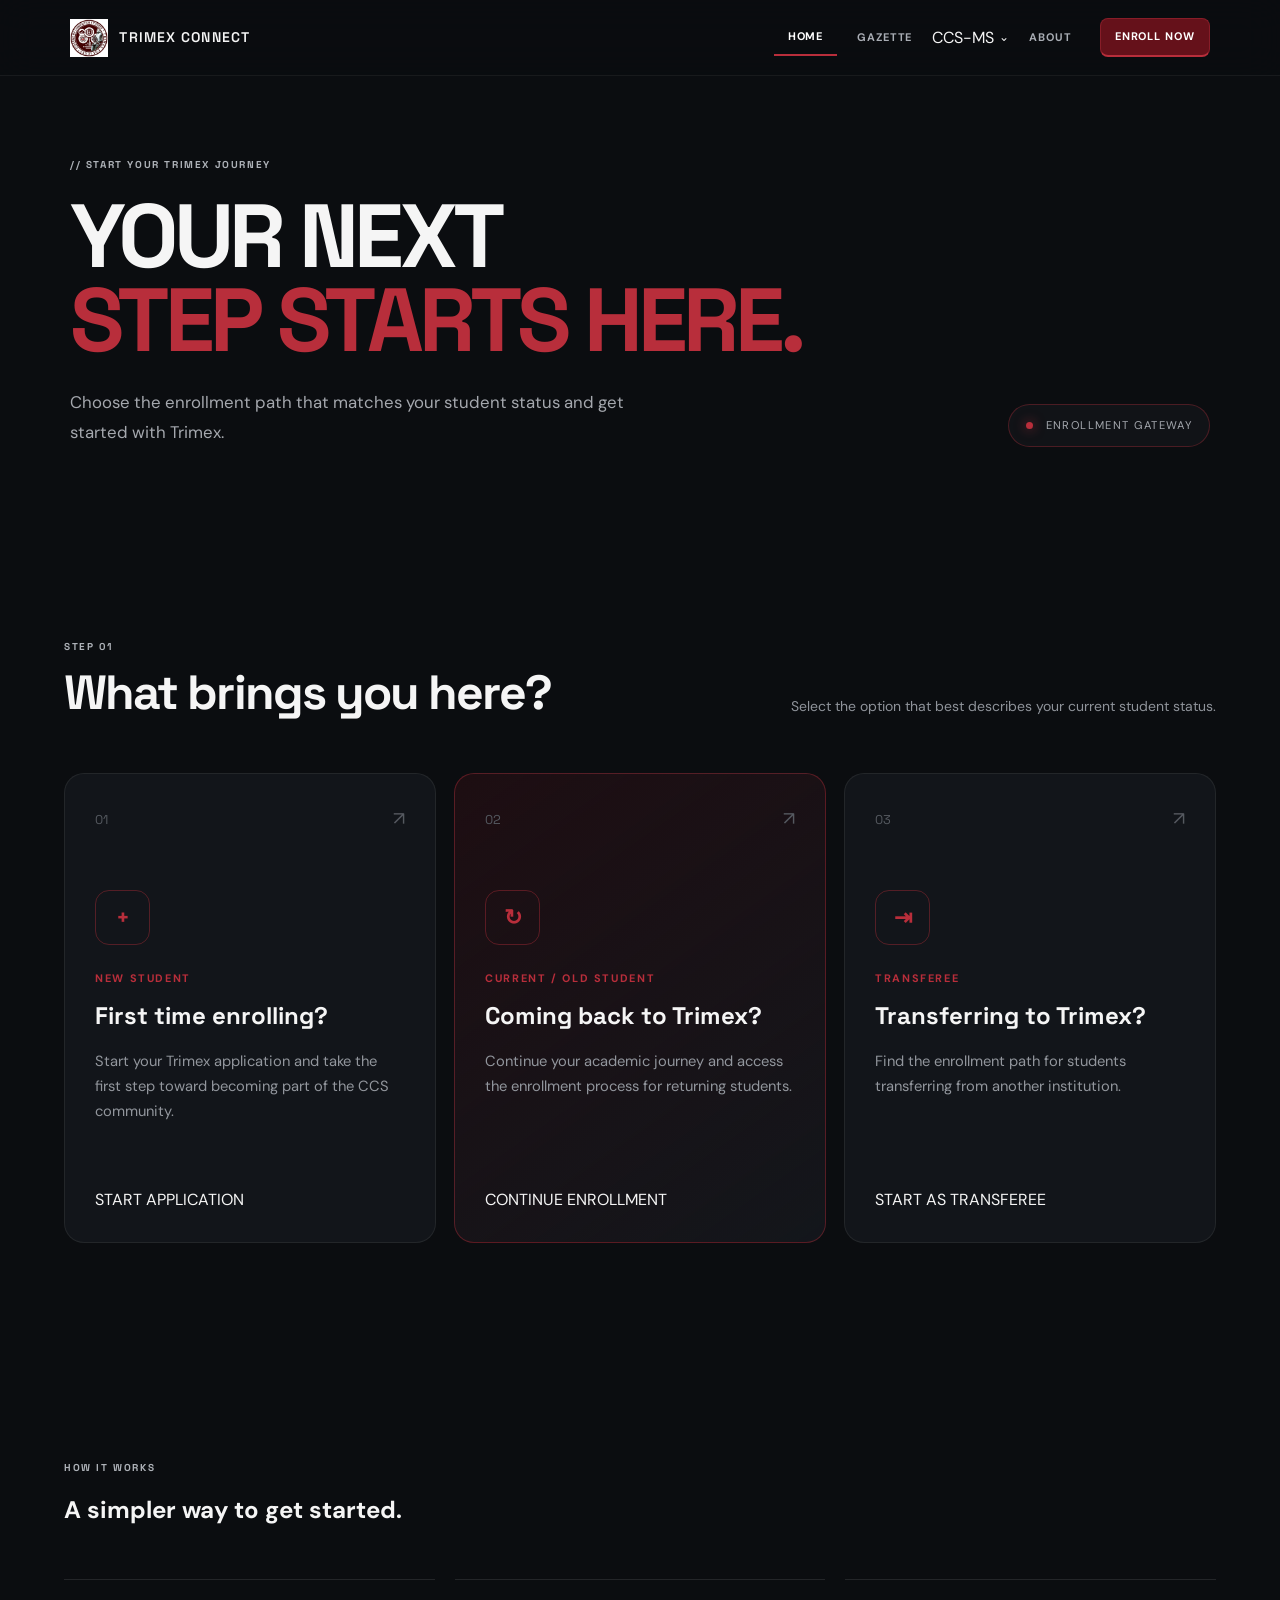
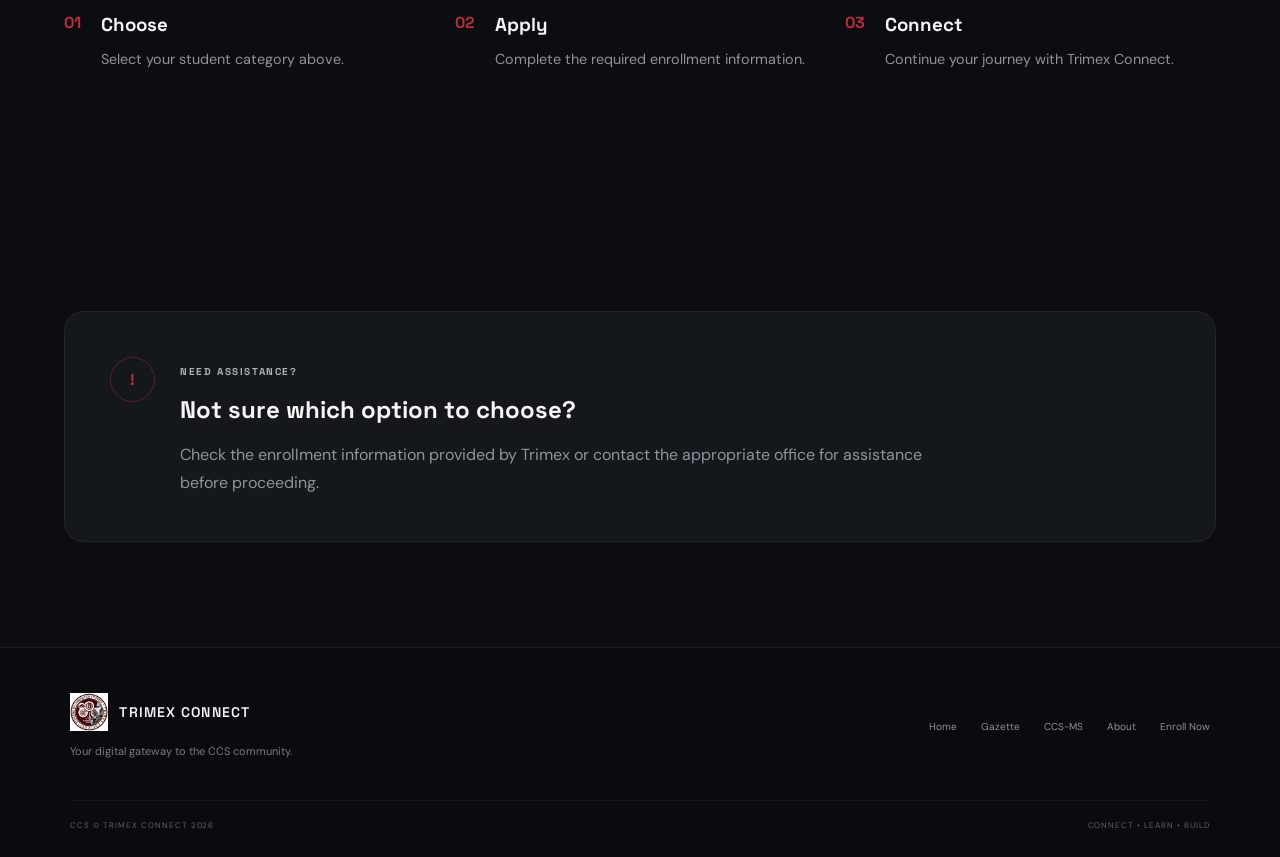
<file: enroll.html>
<!DOCTYPE html>
<html lang="en">
<head>
    <meta charset="UTF-8">
    <meta name="viewport" content="width=device-width, initial-scale=1.0">

    <title>Enroll Now | Trimex Connect</title>

    <link rel="preconnect" href="https://fonts.googleapis.com">
    <link rel="preconnect" href="https://fonts.gstatic.com" crossorigin>

    <link href="https://fonts.googleapis.com/css2?family=DM+Sans:wght@400;500;600;700&family=Space+Grotesk:wght@500;600;700&display=swap" rel="stylesheet">

    <link rel="stylesheet" href="style.css">
</head>

<body>

    <div class="tech-background"></div>

    <!-- NAVBAR -->
    <header class="navbar">

        <a href="index.html" class="logo">
            <img src="ccs-logo.jpg" alt="College of Computer Studies logo" class="logo-image">
            <span>TRIMEX CONNECT</span>
        </a>

         <nav class="navigation" id="navigation">

            <a href="index.html" class="active">
                HOME
            </a>

            <a href="gazette.html">
                GAZETTE
            </a>

            <div class="nav-dropdown">
    <button class="nav-dropdown-toggle" type="button">
        CCS-MS
        <span class="dropdown-arrow">⌄</span>
    </button>

    <div class="nav-dropdown-menu">
        <a href="ccs-ms.html#research-management">
            Research Management System
        </a>

        <a href="ccs-ms.html#research-manual">
            Research Manual
        </a>

        <a href="ccs-ms.html#data-science">
            Data Science Platform
        </a>

        <a href="ccs-ms.html#online-compiler">
            CCS Online Compiler
        </a>

        <a href="ccs-ms.html#lms-management">
            CCS LMS Management
        </a>

        <a href="ccs-ms.html#ccs-voting">
            CCS ACTS Voting System
        </a>

        <a href="ccs-ms.html#acse-voting">
            CCS ACSE Voting System
        </a>

        <a href="ccs-ms.html#pageant-management">
            CCS Pageant Management System
        </a>

        <a href="ccs-ms.html#cybersecurity-arena">
            Cybersecurity Arena
        </a>

        <a href="ccs-ms.html#cyber-range">
            Educational Cyber Range
        </a>

        <a href="ccs-ms.html#network-training">
            Network Cybersecurity Training Lab
        </a>
    </div>
</div>

            <a href="about.html">
                ABOUT
            </a>

            <a href="enroll.html" class="enroll-button">
                ENROLL NOW
            </a>

        </nav>

        <button class="menu-button" id="menuButton">
            ☰
        </button>

    </header>


    <main>

        <!-- HERO -->
        <section class="enroll-hero">

            <div class="enroll-hero-content">

                <span class="eyebrow">
                    // START YOUR TRIMEX JOURNEY
                </span>

                <h1>
                    YOUR NEXT<br>
                    <span>STEP STARTS HERE.</span>
                </h1>

                <p>
                    Choose the enrollment path that matches your
                    student status and get started with Trimex.
                </p>

            </div>

            <div class="enroll-status">
                <span class="status-dot"></span>
                ENROLLMENT GATEWAY
            </div>

        </section>


        <!-- CHOOSE STUDENT TYPE -->
        <section class="section enrollment-options">

            <div class="section-heading">

                <div>
                    <span class="eyebrow">
                        STEP 01
                    </span>

                    <h2>
                        What brings you here?
                    </h2>
                </div>

                <p>
                    Select the option that best describes
                    your current student status.
                </p>

            </div>


            <div class="enrollment-grid">

                <!-- NEW STUDENT -->
                <article class="enrollment-card">

                    <div class="enrollment-top">
                        <span class="enrollment-number">01</span>
                        <span class="enrollment-arrow">↗</span>
                    </div>

                    <div class="enrollment-icon">
                        +
                    </div>

                    <span class="directory-tag">
                        NEW STUDENT
                    </span>

                    <h3>
                        First time enrolling?
                    </h3>

                    <p>
                        Start your Trimex application and
                        take the first step toward becoming
                        part of the CCS community.
                    </p>

                    <a href="#" class="btn btn-outline enrollment-btn">
                        START APPLICATION 
                    </a>

                </article>


                <!-- OLD STUDENT -->
                <article class="enrollment-card featured">

                    <div class="enrollment-top">
                        <span class="enrollment-number">02</span>
                        <span class="enrollment-arrow">↗</span>
                    </div>

                    <div class="enrollment-icon">
                        ↻
                    </div>

                    <span class="directory-tag">
                        CURRENT / OLD STUDENT
                    </span>

                    <h3>
                        Coming back to Trimex?
                    </h3>

                    <p>
                        Continue your academic journey
                        and access the enrollment process
                        for returning students.
                    </p>

                    <a href="#" class="btn btn-primary enrollment-btn">
                        CONTINUE ENROLLMENT 
                    </a>

                </article>


                <!-- TRANSFEREE -->
                <article class="enrollment-card">

                    <div class="enrollment-top">
                        <span class="enrollment-number">03</span>
                        <span class="enrollment-arrow">↗</span>
                    </div>

                    <div class="enrollment-icon">
                        ⇥
                    </div>

                    <span class="directory-tag">
                        TRANSFEREE
                    </span>

                    <h3>
                        Transferring to Trimex?
                    </h3>

                    <p>
                        Find the enrollment path for students
                        transferring from another institution.
                    </p>

                    <a href="#" class="btn btn-outline enrollment-btn">
                        START AS TRANSFEREE 
                    </a>

                </article>

            </div>

        </section>


        <!-- PROCESS -->
        <section class="section enrollment-process">

            <div class="process-header">

                <span class="eyebrow">
                    HOW IT WORKS
                </span>

                <h2>
                    A simpler way to get started.
                </h2>

            </div>


            <div class="process-line">

                <div class="process-step">

                    <span>01</span>

                    <div>
                        <h3>Choose</h3>
                        <p>
                            Select your student category above.
                        </p>
                    </div>

                </div>


                <div class="process-step">

                    <span>02</span>

                    <div>
                        <h3>Apply</h3>
                        <p>
                            Complete the required enrollment information.
                        </p>
                    </div>

                </div>


                <div class="process-step">

                    <span>03</span>

                    <div>
                        <h3>Connect</h3>
                        <p>
                            Continue your journey with Trimex Connect.
                        </p>
                    </div>

                </div>

            </div>

        </section>


        <!-- INFO CTA -->
        <section class="section">

            <div class="enroll-info">

                <div class="info-icon">
                    !
                </div>

                <div>
                    <span class="eyebrow">
                        NEED ASSISTANCE?
                    </span>

                    <h2>
                        Not sure which option to choose?
                    </h2>

                    <p>
                        Check the enrollment information provided
                        by Trimex or contact the appropriate office
                        for assistance before proceeding.
                    </p>
                </div>

            </div>

        </section>

    </main>


    <!-- FOOTER -->
    <footer class="footer">

        <div class="footer-main">

            <div>
                <a href="index.html" class="logo">
                    <img src="ccs-logo.jpg" alt="Trimex College of Computer Studies logo" class="logo-image">
                    <span>TRIMEX CONNECT</span>
                </a>

                <p>
                    Your digital gateway to the
                    CCS community.
                </p>
            </div>

            <div class="footer-links">
                <a href="index.html">Home</a>
                <a href="gazette.html">Gazette</a>
                <a href="ccs-ms.html">CCS-MS</a>
                <a href="about.html">About</a>
                <a href="enroll.html">Enroll Now</a>
            </div>

        </div>

        <div class="footer-bottom">
            <span>CCS © TRIMEX CONNECT 2026</span>
            <span>CONNECT • LEARN • BUILD</span>
        </div>

    </footer>


    <script src="johnson.js"></script>

</body>
</html>
</file>
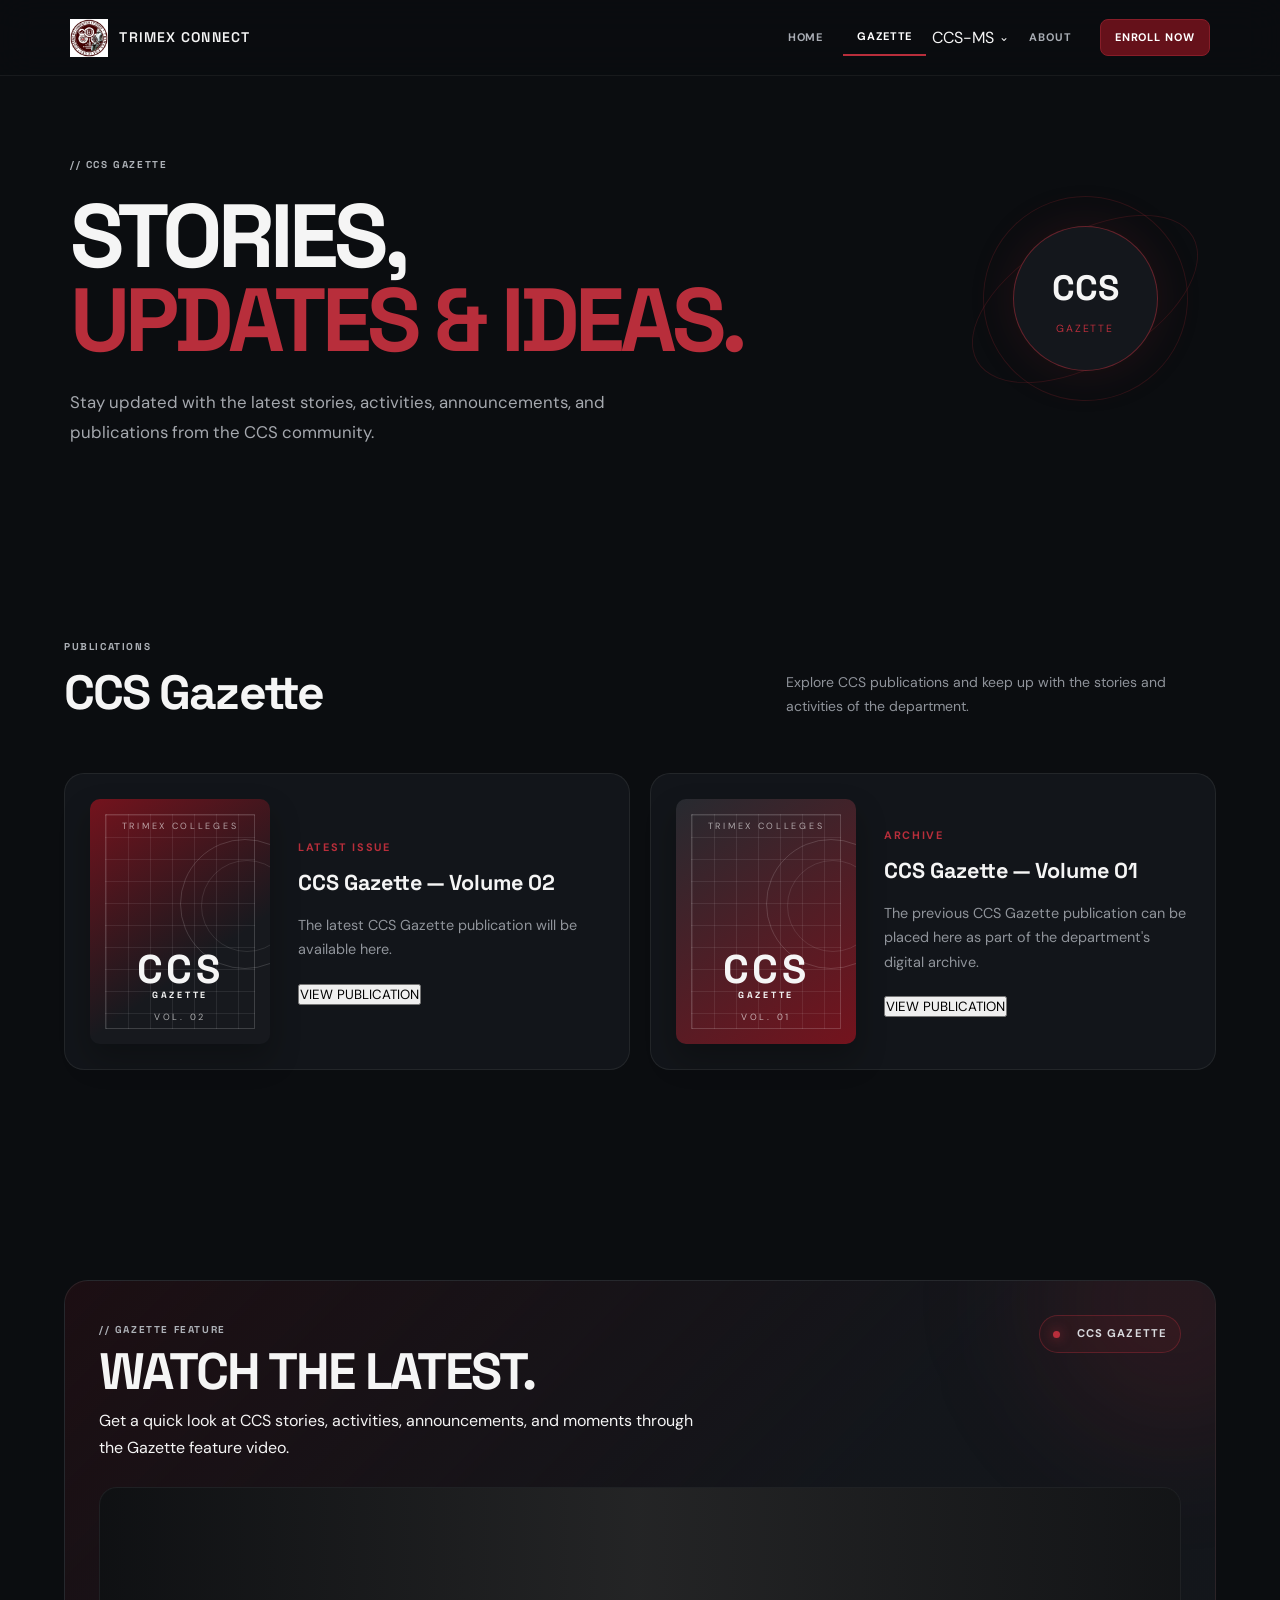
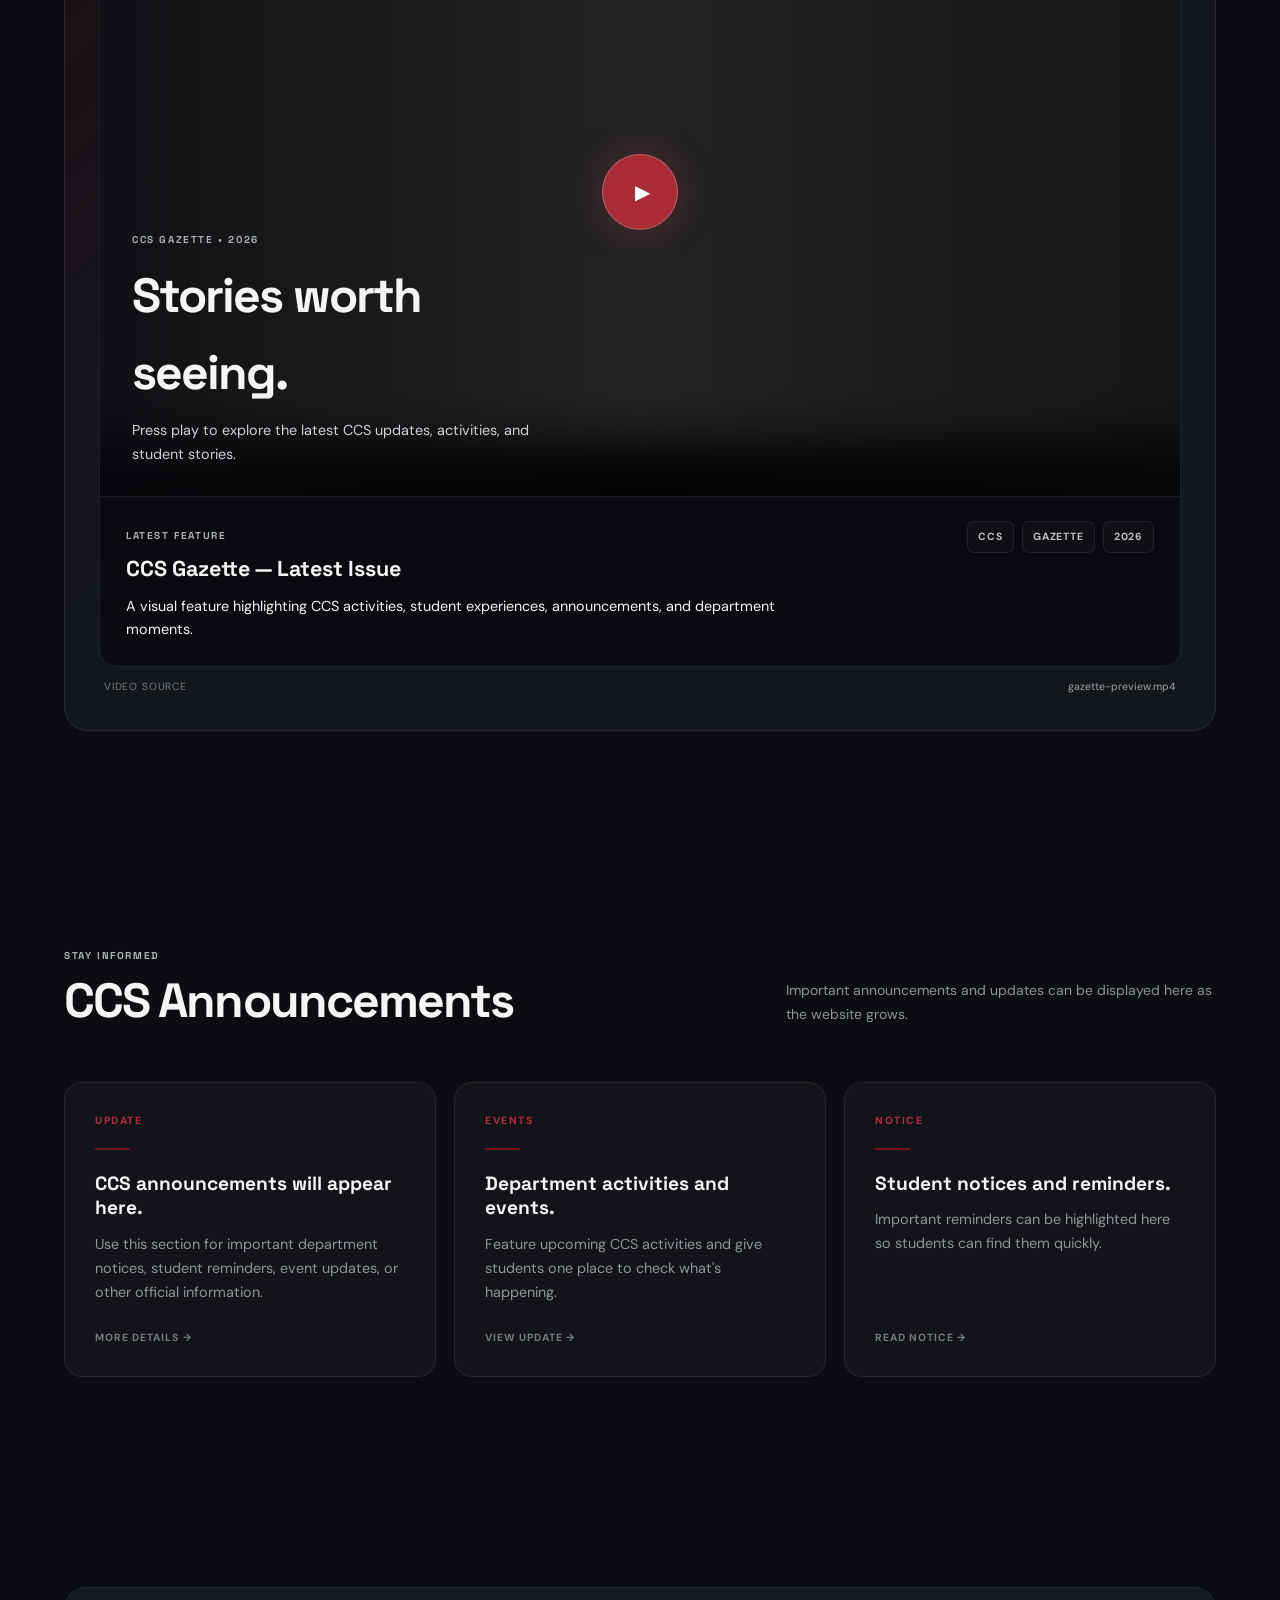
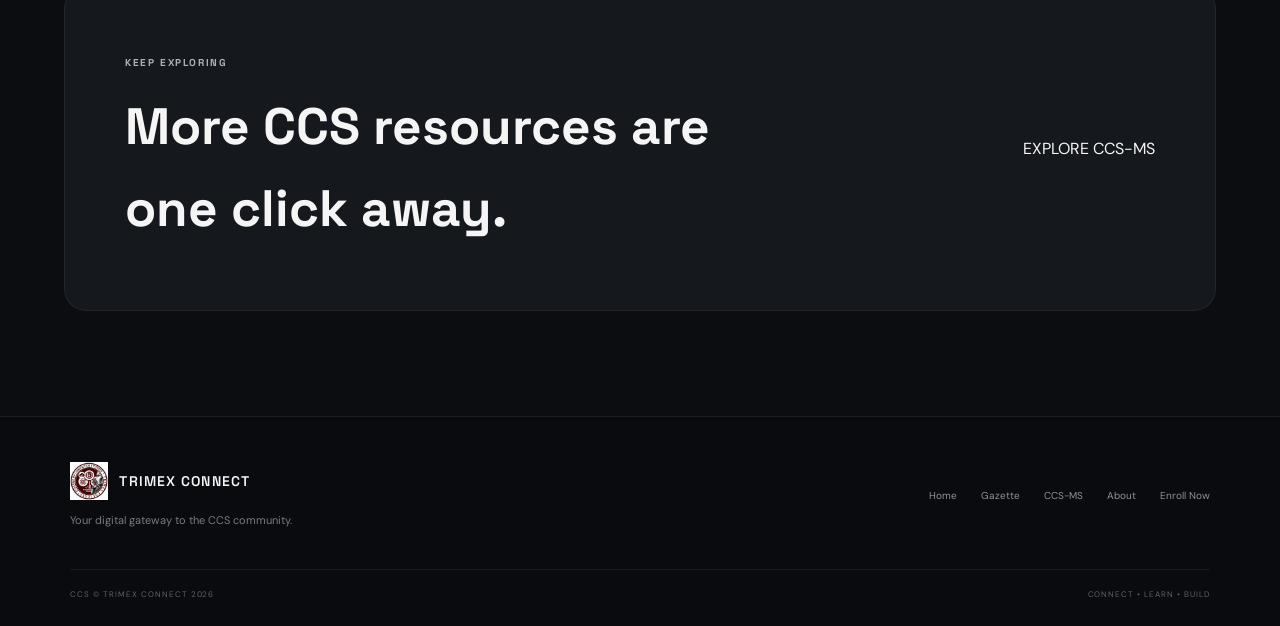
<file: gazette.html>
<!DOCTYPE html>
<html lang="en">
<head>
    <meta charset="UTF-8">
    <meta name="viewport" content="width=device-width, initial-scale=1.0">

    <title>Gazette | Trimex Connect</title>

    <link rel="preconnect" href="https://fonts.googleapis.com">
    <link rel="preconnect" href="https://fonts.gstatic.com" crossorigin>

    <link href="https://fonts.googleapis.com/css2?family=DM+Sans:wght@400;500;600;700&family=Space+Grotesk:wght@500;600;700&display=swap" rel="stylesheet">

    <link rel="stylesheet" href="style.css">
</head>

<body>

    <!-- TECH BACKGROUND -->
    <div class="tech-background"></div>

    <!-- NAVBAR -->
    <header class="navbar">

        <a href="index.html" class="logo">
            <img src="ccs-logo.jpg"
                 alt="College of Computer Studies logo"
                 class="logo-image">
            <span>TRIMEX CONNECT</span>
        </a>

        <nav class="navigation" id="navigation">

            <a href="index.html">HOME</a>

            <a href="gazette.html" class="active">GAZETTE</a>

            <div class="nav-dropdown">
                <button class="nav-dropdown-toggle" type="button">
                    CCS-MS
                    <span class="dropdown-arrow">⌄</span>
                </button>

                <div class="nav-dropdown-menu">
                    <a href="ccs-ms.html#research-management">Research Management System</a>
                    <a href="ccs-ms.html#research-manual">Research Manual</a>
                    <a href="ccs-ms.html#data-science">Data Science Platform</a>
                    <a href="ccs-ms.html#online-compiler">CCS Online Compiler</a>
                    <a href="ccs-ms.html#lms-management">CCS LMS Management</a>
                    <a href="ccs-ms.html#ccs-voting">CCS ACTS Voting System</a>
                    <a href="ccs-ms.html#acse-voting">CCS ACSE Voting System</a>
                    <a href="ccs-ms.html#pageant-management">CCS Pageant Management System</a>
                    <a href="ccs-ms.html#cybersecurity-arena">Cybersecurity Arena</a>
                    <a href="ccs-ms.html#cyber-range">Educational Cyber Range</a>
                    <a href="ccs-ms.html#network-training">Network Cybersecurity Training Lab</a>
                </div>
            </div>

            <a href="about.html">ABOUT</a>

            <a href="enroll.html" class="enroll-button">ENROLL NOW</a>

        </nav>

        <button class="menu-button"
                id="menuButton"
                type="button"
                aria-label="Open navigation"
                aria-expanded="false">
            ☰
        </button>

    </header>

    <main>

        <!-- GAZETTE HERO -->
        <section class="gazette-hero">

            <div class="gazette-hero-content">

                <span class="eyebrow">// CCS GAZETTE</span>

                <h1>
                    STORIES,<br>
                    <span>UPDATES &amp; IDEAS.</span>
                </h1>

                <p>
                    Stay updated with the latest stories, activities,
                    announcements, and publications from the CCS community.
                </p>

            </div>

            <div class="gazette-hero-mark">

                <div class="gazette-mark-inner">
                    <span>CCS</span>
                    <small>GAZETTE</small>
                </div>

                <div class="gazette-orbit orbit-one"></div>
                <div class="gazette-orbit orbit-two"></div>

            </div>

        </section>

        <!-- LATEST PUBLICATIONS -->
        <section class="section">

            <div class="section-heading">

                <div>
                    <span class="eyebrow">PUBLICATIONS</span>
                    <h2>CCS Gazette</h2>
                </div>

                <p>
                    Explore CCS publications and keep up with
                    the stories and activities of the department.
                </p>

            </div>

            <div class="gazette-publications">

                <!-- VOLUME 02 -->
                <article class="gazette-publication" id="vol2">

                    <div class="gazette-cover gazette-cover-two">
                        <span class="cover-small">TRIMEX COLLEGES</span>
                        <strong>CCS</strong>
                        <span class="cover-title">GAZETTE</span>
                        <span class="cover-volume">VOL. 02</span>
                        <div class="cover-lines"></div>
                    </div>

                    <div class="gazette-publication-info">

                        <span class="directory-tag">LATEST ISSUE</span>

                        <h3>CCS Gazette — Volume 02</h3>

                        <p>
                            The latest CCS Gazette publication will
                            be available here.
                        </p>

                        <button
                            type="button"
                            class="btn btn-outline gazette-preview-btn"
                            data-gazette="vol2">
                            VIEW PUBLICATION
                        </button>

                    </div>

                </article>

                <!-- VOLUME 01 -->
                <article class="gazette-publication" id="vol1">

                    <div class="gazette-cover gazette-cover-one">
                        <span class="cover-small">TRIMEX COLLEGES</span>
                        <strong>CCS</strong>
                        <span class="cover-title">GAZETTE</span>
                        <span class="cover-volume">VOL. 01</span>
                        <div class="cover-lines"></div>
                    </div>

                    <div class="gazette-publication-info">

                        <span class="directory-tag">ARCHIVE</span>

                        <h3>CCS Gazette — Volume 01</h3>

                        <p>
                            The previous CCS Gazette publication
                            can be placed here as part of the
                            department's digital archive.
                        </p>

                        <button
                            type="button"
                            class="btn btn-outline gazette-preview-btn"
                            data-gazette="vol1">
                            VIEW PUBLICATION
                        </button>

                    </div>

                </article>

            </div>

        </section>

        <!-- GAZETTE VIDEO FEATURE -->
        <section class="section">

            <div class="gazette-feature" id="gazetteFeature">

                <div class="gazette-feature-header">

                    <div>
                        <span class="eyebrow">// GAZETTE FEATURE</span>

                        <h2>WATCH THE LATEST.</h2>

                        <p>
                            Get a quick look at CCS stories, activities,
                            announcements, and moments through the Gazette feature video.
                        </p>
                    </div>

                    <span class="feature-status">
                        <span class="status-dot"></span>
                        CCS GAZETTE
                    </span>

                </div>

                <div class="gazette-video-wrap">

                    <div class="gazette-video-frame">

                        <video
                            id="gazetteVideo"
                            class="gazette-video"
                            controls
                            playsinline
                            preload="metadata">

                            <source
                                src="./gazette-preview.mp4"
                                type="video/mp4">

                            Your browser does not support HTML video.

                        </video>

                        <!-- CUSTOM PLAY OVERLAY -->
                        <div class="video-overlay" id="videoOverlay">

                            <button
                                class="video-play"
                                id="videoPlay"
                                type="button"
                                aria-label="Play Gazette video">

                                <span>▶</span>

                            </button>

                            <div class="video-overlay-text">

                                <span class="eyebrow">CCS GAZETTE • 2026</span>

                                <h3>Stories worth seeing.</h3>

                                <p>
                                    Press play to explore the latest CCS updates,
                                    activities, and student stories.
                                </p>

                            </div>

                        </div>

                    </div>

                    <div class="gazette-video-info">

                        <div class="video-info-main">

                            <span class="eyebrow">LATEST FEATURE</span>

                            <h3 id="gazetteVideoTitle">
                                CCS Gazette — Latest Issue
                            </h3>

                            <p id="gazetteVideoDescription">
                                A visual feature highlighting CCS activities,
                                student experiences, announcements, and department
                                moments.
                            </p>

                        </div>

                        <div class="video-meta">
                            <span>CCS</span>
                            <span>GAZETTE</span>
                            <span>2026</span>
                        </div>

                    </div>

                </div>

                <div class="gazette-video-note">
                    <span>VIDEO SOURCE</span>
                    <strong>gazette-preview.mp4</strong>
                </div>

            </div>

        </section>

        <!-- ANNOUNCEMENTS -->
        <section class="section">

            <div class="section-heading">

                <div>
                    <span class="eyebrow">STAY INFORMED</span>
                    <h2>CCS Announcements</h2>
                </div>

                <p>
                    Important announcements and updates can be
                    displayed here as the website grows.
                </p>

            </div>

            <div class="announcement-grid">

                <article class="announcement-card">

                    <span class="announcement-date">UPDATE</span>
                    <div class="announcement-line"></div>

                    <h3>CCS announcements will appear here.</h3>

                    <p>
                        Use this section for important department
                        notices, student reminders, event updates,
                        or other official information.
                    </p>

                    <span class="announcement-link">MORE DETAILS →</span>

                </article>

                <article class="announcement-card">

                    <span class="announcement-date">EVENTS</span>
                    <div class="announcement-line"></div>

                    <h3>Department activities and events.</h3>

                    <p>
                        Feature upcoming CCS activities and give
                        students one place to check what's happening.
                    </p>

                    <span class="announcement-link">VIEW UPDATE →</span>

                </article>

                <article class="announcement-card">

                    <span class="announcement-date">NOTICE</span>
                    <div class="announcement-line"></div>

                    <h3>Student notices and reminders.</h3>

                    <p>
                        Important reminders can be highlighted here
                        so students can find them quickly.
                    </p>

                    <span class="announcement-link">READ NOTICE →</span>

                </article>

            </div>

        </section>

        <!-- CTA -->
        <section class="section">

            <div class="bottom-cta">

                <div>
                    <span class="eyebrow">KEEP EXPLORING</span>

                    <h2>
                        More CCS resources are one click away.
                    </h2>
                </div>

                <a href="ccs-ms.html" class="btn btn-primary">
                    EXPLORE CCS-MS
                </a>

            </div>

        </section>

    </main>

    <!-- FOOTER -->
    <footer class="footer">

        <div class="footer-main">

            <div>

                <a href="index.html" class="logo">
                    <img
                        src="ccs-logo.jpg"
                        alt="Trimex College of Computer Studies logo"
                        class="logo-image">

                    <span>TRIMEX CONNECT</span>
                </a>

                <p>Your digital gateway to the CCS community.</p>

            </div>

            <div class="footer-links">
                <a href="index.html">Home</a>
                <a href="gazette.html">Gazette</a>
                <a href="ccs-ms.html">CCS-MS</a>
                <a href="about.html">About</a>
                <a href="enroll.html">Enroll Now</a>
            </div>

        </div>

        <div class="footer-bottom">

            <span>CCS © TRIMEX CONNECT 2026</span>

            <span>CONNECT • LEARN • BUILD</span>

        </div>

    </footer>

    <script src="johnson.js"></script>

    <!-- VIDEO PLAYBACK HANDLING -->
    <script>
        document.addEventListener("DOMContentLoaded", function () {
            const video = document.getElementById("gazetteVideo");
            const overlay = document.getElementById("videoOverlay");
            const playButton = document.getElementById("videoPlay");

            if (!video) return;

            function updateOverlay() {
                if (!overlay) return;

                overlay.style.display =
                    (!video.paused && !video.ended) ? "none" : "";
            }

            if (playButton) {
                playButton.addEventListener("click", function (event) {
                    event.preventDefault();

                    video.play().then(function () {
                        if (overlay) {
                            overlay.style.display = "none";
                        }
                    }).catch(function (error) {
                        console.error("Gazette video could not play:", error);
                    });
                });
            }

            video.addEventListener("play", updateOverlay);
            video.addEventListener("playing", updateOverlay);
            video.addEventListener("pause", updateOverlay);
            video.addEventListener("ended", updateOverlay);

            video.addEventListener("error", function () {
                console.error(
                    "Gazette video error. Check the file path, GitHub upload, and MP4 encoding.",
                    video.error
                );
            });

            updateOverlay();
        });
    </script>

</body>
</html>
</file>
<file: style.css>
/* =====================================================
   TRIMEX CONNECT
   MAIN STYLESHEET
===================================================== */


/* =====================================================
   RESET
===================================================== */

* {
    margin: 0;
    padding: 0;
    box-sizing: border-box;
}

html {
    scroll-behavior: smooth;
}

body {
    font-family: "DM Sans", sans-serif;
    background: #0b0d10;
    color: #f5f5f5;
    line-height: 1.6;
    overflow-x: hidden;
}

a {
    text-decoration: none;
    color: inherit;
}

button {
    font-family: inherit;
}


/* =====================================================
   TECH BACKGROUND
===================================================== */

.tech-background {
    position: fixed;
    inset: 0;
    pointer-events: none;
    z-index: -1;
    overflow: hidden;
    background: #0b0d10;
}

.grid {
    position: absolute;
    inset: 0;

    background-image:
        linear-gradient(
            rgba(255,255,255,0.025) 1px,
            transparent 1px
        ),
        linear-gradient(
            90deg,
            rgba(255,255,255,0.025) 1px,
            transparent 1px
        );

    background-size: 65px 65px;
}

.glow {
    position: absolute;
    border-radius: 50%;
    filter: blur(100px);
    opacity: 0.14;
}

.glow-one {
    width: 450px;
    height: 450px;
    background: #9b1d2b;
    top: -150px;
    right: -150px;
}

.glow-two {
    width: 400px;
    height: 400px;
    background: #65101a;
    bottom: -180px;
    left: -180px;
}


/* =====================================================
   NAVBAR
===================================================== */

.navbar {
    position: fixed;
    top: 0;
    left: 0;
    right: 0;

    height: 76px;

    display: flex;
    align-items: center;
    justify-content: space-between;

    padding: 0 5.5%;

    z-index: 100;

    background: rgba(11, 13, 16, 0.72);

    border-bottom:
        1px solid rgba(255,255,255,0.06);

    backdrop-filter: blur(18px);

    transition: 0.3s ease;
}

.navbar.scrolled {
    background: rgba(11,13,16,0.96);

    box-shadow:
        0 15px 40px rgba(0,0,0,0.25);
}


/* LOGO */

.logo {
    display: flex;
    align-items: center;
    gap: 11px;

    font-family: "Space Grotesk", sans-serif;

    font-size: 14px;
    font-weight: 600;

    letter-spacing: 0.08em;
}

.logo strong {
    color: #d43a48;
}

.logo-box {
    width: 35px;
    height: 35px;

    display: grid;
    place-items: center;

    background: #70131d;

    border:
        1px solid rgba(255,255,255,0.2);

    border-radius: 9px;

    font-size: 11px;
}


/* NAVIGATION */

.navigation {
    display: flex;
    align-items: center;
    gap: 6px;
}

.navigation a {
    padding: 9px 14px;

    color: #a9adb4;

    font-size: 11px;
    font-weight: 700;

    letter-spacing: 0.08em;

    transition: 0.2s ease;
}

.navigation a:hover {
    color: white;
}

.navigation a.active {
    color: white;

    border-bottom:
        2px solid #b82e3b;
}

.navigation .enroll-button {
    margin-left: 8px;

    color: white;

    background: #65111a;

    border:
        1px solid #871d28;

    border-radius: 8px;
}

.navigation .enroll-button:hover {
    background: #861c27;
}


/* MOBILE MENU BUTTON */

.menu-button {
    display: none;

    background: transparent;

    border: none;

    cursor: pointer;
}

.menu-button span {
    display: block;

    width: 23px;
    height: 2px;

    margin: 5px;

    background: white;

    border-radius: 4px;
}


/* =====================================================
   HERO
===================================================== */

.hero {
    width: min(1180px, 90%);

    min-height: 720px;

    margin: auto;

    padding-top: 140px;

    display: grid;

    grid-template-columns:
        1.1fr
        0.9fr;

    align-items: center;

    gap: 50px;
}


/* EYEBROW */

.eyebrow,
.section-label {
    font-family: "Space Grotesk", sans-serif;

    color: #aeb2b8;

    font-size: 10px;

    letter-spacing: 0.16em;

    font-weight: 700;
}

.live-dot {
    display: inline-block;

    width: 7px;
    height: 7px;

    margin-right: 7px;

    border-radius: 50%;

    background: #c83240;

    box-shadow:
        0 0 14px #b82e3b;
}


/* HERO TITLE */

.hero h1 {
    margin: 20px 0 25px;

    font-family: "Space Grotesk", sans-serif;

    font-size:
        clamp(50px, 7vw, 90px);

    line-height: 0.98;

    letter-spacing: -0.055em;
}

.hero h1 span {
    color: #c63140;
}


/* DESCRIPTION */

.hero-description {
    max-width: 570px;

    color: #a6aab1;

    font-size: 17px;
}


/* BUTTONS */

.hero-buttons {
    display: flex;

    gap: 12px;

    margin-top: 32px;
}

.button {
    display: inline-flex;

    align-items: center;
    justify-content: center;

    gap: 15px;

    padding: 13px 18px;

    border-radius: 8px;

    font-size: 11px;

    font-weight: 800;

    letter-spacing: 0.08em;

    transition: 0.25s ease;
}

.primary-button {
    background: #76151f;

    border:
        1px solid #90212d;

    color: white;

    box-shadow:
        0 8px 30px rgba(112,18,29,0.2);
}

.primary-button:hover {
    background: #96212e;

    transform:
        translateY(-2px);
}

.secondary-button {
    background:
        rgba(255,255,255,0.025);

    border:
        1px solid rgba(255,255,255,0.15);

    color: #e6e7e9;
}

.secondary-button:hover {
    background:
        rgba(255,255,255,0.06);

    transform:
        translateY(-2px);
}


/* HERO TAGS */

.hero-tags {
    display: flex;

    align-items: center;

    gap: 13px;

    margin-top: 55px;

    color: #737881;

    font-size: 9px;

    letter-spacing: 0.18em;

    font-weight: 700;
}

.hero-tags i {
    width: 22px;
    height: 1px;

    background: #5e6269;
}


/* =====================================================
   HERO TECH CARD
===================================================== */

.hero-visual {
    min-height: 450px;

    position: relative;

    display: grid;

    place-items: center;
}

.tech-card {
    width: min(390px, 80%);
    height: 330px;

    position: relative;

    padding: 25px;

    overflow: hidden;

    border:
        1px solid rgba(255,255,255,0.13);

    border-radius: 18px;

    background:
        linear-gradient(
            145deg,
            rgba(25,28,34,0.94),
            rgba(12,14,18,0.95)
        );

    box-shadow:
        0 30px 80px rgba(0,0,0,0.35);
}

.tech-card::before {
    content: "";

    position: absolute;

    width: 220px;
    height: 220px;

    right: -50px;
    top: 60px;

    border-radius: 50%;

    background: #8c1724;

    filter: blur(75px);

    opacity: 0.3;
}

.tech-card-top,
.tech-card-bottom {
    display: flex;

    justify-content: space-between;

    color: #777c85;

    font-size: 8px;

    letter-spacing: 0.14em;

    font-weight: 700;

    position: relative;

    z-index: 3;
}

.tech-card-bottom {
    position: absolute;

    left: 25px;
    right: 25px;
    bottom: 22px;
}


/* NETWORK */

.network-lines {
    position: absolute;

    inset: 0;

    opacity: 0.5;

    background-image:
        linear-gradient(
            30deg,
            transparent 48%,
            rgba(184,46,59,0.25) 49%,
            transparent 50%
        ),
        linear-gradient(
            -30deg,
            transparent 48%,
            rgba(184,46,59,0.2) 49%,
            transparent 50%
        );

    background-size: 55px 55px;
}


/* CENTER */

.center-node {
    position: absolute;

    left: 50%;
    top: 50%;

    transform:
        translate(-50%, -50%);

    width: 105px;
    height: 105px;

    display: grid;
    place-items: center;

    border:
        1px solid #a32936;

    border-radius: 50%;

    background:
        rgba(111,17,27,0.22);

    font-family:
        "Space Grotesk",
        sans-serif;

    font-size: 24px;

    letter-spacing: 0.08em;

    box-shadow:
        0 0 50px rgba(143,28,42,0.3);
}


/* ORBITS */

.orbit {
    position: absolute;

    border:
        1px solid rgba(184,46,59,0.18);

    border-radius: 50%;
}

.orbit-one {
    width: 460px;
    height: 300px;

    transform: rotate(-24deg);
}

.orbit-two {
    width: 370px;
    height: 250px;

    transform: rotate(35deg);
}


/* FLOATING CARDS */

.floating-card {
    position: absolute;

    padding: 10px 13px;

    background:
        rgba(17,19,24,0.92);

    border:
        1px solid rgba(255,255,255,0.12);

    border-radius: 8px;

    color: #b8bbc0;

    font-size: 9px;

    letter-spacing: 0.12em;

    font-weight: 800;

    box-shadow:
        0 12px 30px rgba(0,0,0,0.25);
}

.floating-card strong {
    color: #c53240;

    margin-left: 9px;
}

.floating-one {
    top: 65px;
    right: 4%;
}

.floating-two {
    bottom: 60px;
    left: 1%;
}


/* =====================================================
   GENERAL SECTIONS
===================================================== */

.section {
    width: min(1180px, 90%);

    margin: auto;

    padding: 105px 0;
}


/* SECTION HEADING */

.section-heading {
    display: flex;

    justify-content: space-between;

    align-items: end;

    gap: 30px;

    margin-bottom: 38px;
}

.section-heading h2 {
    font-family: "Space Grotesk", sans-serif;

    font-size:
        clamp(30px, 4vw, 48px);

    line-height: 1.05;

    letter-spacing: -0.04em;

    margin-top: 10px;
}

.section-heading > p {
    max-width: 350px;

    color: #8f949c;

    font-size: 14px;
}


/* =====================================================
   QUICK ACCESS
===================================================== */

.quick-grid {
    display: grid;

    grid-template-columns:
        repeat(3, 1fr);

    border-top:
        1px solid rgba(255,255,255,0.09);

    border-left:
        1px solid rgba(255,255,255,0.09);
}

.quick-card {
    min-height: 155px;

    padding: 22px;

    position: relative;

    border-right:
        1px solid rgba(255,255,255,0.09);

    border-bottom:
        1px solid rgba(255,255,255,0.09);

    background:
        rgba(255,255,255,0.012);

    transition: 0.25s ease;
}

.quick-card:hover {
    background:
        rgba(121,20,31,0.08);

    transform:
        translateY(-3px);
}

.number {
    display: block;

    margin-bottom: 30px;

    color: #666b73;

    font-size: 9px;

    letter-spacing: 0.12em;
}

.quick-card h3 {
    font-family:
        "Space Grotesk",
        sans-serif;

    font-size: 21px;
}

.quick-card p {
    color: #81868e;

    font-size: 11px;

    margin-top: 4px;
}

.card-arrow {
    position: absolute;

    right: 20px;
    top: 20px;

    color: #a92836;

    font-size: 16px;
}


/* =====================================================
   DIGITAL HUB
===================================================== */

.service-grid {
    display: grid;

    grid-template-columns:
        repeat(3, 1fr);

    gap: 10px;
}

.service-card {
    min-height: 185px;

    padding: 24px;

    position: relative;

    display: flex;

    flex-direction: column;

    justify-content: space-between;

    border:
        1px solid rgba(255,255,255,0.075);

    border-radius: 11px;

    background: #13161b;

    transition: 0.25s ease;
}

.service-card:hover {
    border-color:
        rgba(184,46,59,0.55);

    background: #17191f;

    transform:
        translateY(-4px);
}

.service-number {
    color: #a82b38;

    font-size: 9px;

    letter-spacing: 0.12em;
}

.service-card h3 {
    font-family:
        "Space Grotesk",
        sans-serif;

    font-size: 18px;

    margin-top: 18px;
}

.service-card p {
    color: #81868f;

    font-size: 11px;

    margin-top: 5px;
}

.service-arrow {
    position: absolute;

    right: 20px;
    top: 20px;

    color: #c12e3d;
}

.center-link {
    text-align: center;

    margin-top: 35px;
}

.center-link a,
.heading-link {
    color: #c5c7cb;

    font-size: 10px;

    letter-spacing: 0.13em;

    font-weight: 800;
}

.center-link a span {
    color: #c12e3d;

    margin-left: 8px;
}


/* =====================================================
   TECH DIVIDER
===================================================== */

.tech-divider {
    border-top:
        1px solid rgba(255,255,255,0.07);

    border-bottom:
        1px solid rgba(255,255,255,0.07);

    background:
        linear-gradient(
            90deg,
            transparent,
            rgba(100,16,26,0.13),
            transparent
        );
}

.tech-divider-inner {
    width: min(1180px, 90%);

    height: 85px;

    margin: auto;

    display: flex;

    align-items: center;

    justify-content: space-between;

    color: #686d75;

    font-size: 9px;

    letter-spacing: 0.14em;
}

.tech-divider-inner strong {
    color: #a1a5ab;

    font-size: 10px;
}


/* =====================================================
   GAZETTE
===================================================== */

.gazette-grid {
    display: grid;

    grid-template-columns:
        1fr 1fr;

    gap: 18px;
}

.gazette-card {
    display: grid;

    grid-template-columns:
        150px 1fr;

    min-height: 240px;

    overflow: hidden;

    background: #12151a;

    border:
        1px solid rgba(255,255,255,0.08);

    border-radius: 12px;

    transition: 0.25s ease;
}

.gazette-card:hover {
    transform:
        translateY(-4px);

    border-color:
        rgba(184,46,59,0.45);
}


/* COVER */

.gazette-cover {
    position: relative;

    display: flex;

    flex-direction: column;

    justify-content: center;

    align-items: center;

    text-align: center;

    overflow: hidden;

    background:
        linear-gradient(
            145deg,
            #76151f,
            #260a0e
        );
}

.gazette-cover::before {
    content: "";

    position: absolute;

    inset: 15px;

    border:
        1px solid rgba(255,255,255,0.17);

    background-image:
        linear-gradient(
            rgba(255,255,255,0.08) 1px,
            transparent 1px
        ),
        linear-gradient(
            90deg,
            rgba(255,255,255,0.08) 1px,
            transparent 1px
        );

    background-size: 22px 22px;
}

.cover-one {
    background:
        linear-gradient(
            145deg,
            #3a0c13,
            #7d1724
        );
}

.cover-two {
    background:
        linear-gradient(
            145deg,
            #76151f,
            #260a0e
        );
}

.gazette-cover span,
.gazette-cover strong,
.gazette-cover small {
    position: relative;

    z-index: 2;
}

.gazette-cover span {
    font-size: 9px;

    letter-spacing: 0.3em;
}

.gazette-cover strong {
    font-family:
        "Space Grotesk",
        sans-serif;

    font-size: 25px;

    letter-spacing: 0.08em;
}

.gazette-cover small {
    font-size: 8px;

    letter-spacing: 0.2em;

    color: #ddd;

    margin-top: 7px;
}


/* GAZETTE INFO */

.gazette-info {
    padding: 24px;
}

.issue-label {
    font-size: 8px;

    color: #737880;

    letter-spacing: 0.14em;
}

.gazette-info h3 {
    font-family:
        "Space Grotesk",
        sans-serif;

    font-size: 20px;

    margin:
        18px 0 7px;
}

.gazette-info p {
    color: #858a92;

    font-size: 11px;
}

.read-link {
    display: block;

    margin-top: 25px;

    color: #c43140;

    font-size: 9px;

    letter-spacing: 0.13em;
}


/* =====================================================
   ENROLLMENT CTA
===================================================== */

.enrollment-panel {
    padding: 55px;

    display: flex;

    justify-content: space-between;

    align-items: center;

    gap: 30px;

    position: relative;

    overflow: hidden;

    border:
        1px solid rgba(184,46,59,0.3);

    border-radius: 15px;

    background:
        linear-gradient(
            110deg,
            #23090e,
            #15171c 70%
        );
}

.enrollment-panel::after {
    content: "";

    position: absolute;

    width: 350px;
    height: 350px;

    right: -170px;

    border-radius: 50%;

    background: #9b1c2b;

    filter: blur(90px);

    opacity: 0.17;
}

.enrollment-panel h2 {
    font-family:
        "Space Grotesk",
        sans-serif;

    font-size:
        clamp(32px, 4vw, 52px);

    line-height: 1.05;

    letter-spacing: -0.04em;

    margin-top: 12px;
}


/* =====================================================
   FOOTER
===================================================== */

.footer {
    padding:
        45px
        5.5%
        25px;

    background: #090b0e;

    border-top:
        1px solid rgba(255,255,255,0.08);
}

.footer-main {
    display: flex;

    justify-content: space-between;

    gap: 40px;
}

.footer p {
    color: #777c84;

    font-size: 11px;

    margin-top: 12px;
}

.footer-links {
    display: flex;

    align-items: center;

    gap: 24px;
}

.footer-links a {
    color: #8e939a;

    font-size: 10px;

    transition: 0.2s;
}

.footer-links a:hover {
    color: white;
}

.footer-bottom {
    display: flex;

    justify-content: space-between;

    margin-top: 40px;

    padding-top: 18px;

    border-top:
        1px solid rgba(255,255,255,0.06);

    color: #5e636b;

    font-size: 8px;

    letter-spacing: 0.12em;
}


/* =====================================================
   RESPONSIVE
===================================================== */

@media (max-width: 900px) {

    .navbar {
        padding: 0 5%;
    }

    .menu-button {
        display: block;
    }

    .navigation {
        position: absolute;

        top: 76px;

        left: 4%;
        right: 4%;

        display: none;

        flex-direction: column;

        align-items: stretch;

        padding: 10px;

        background: #111419;

        border:
            1px solid rgba(255,255,255,0.09);

        border-radius: 10px;

        box-shadow:
            0 20px 50px rgba(0,0,0,0.4);
    }

    .navigation.open {
        display: flex;
    }

    .navigation a {
        padding: 13px;
    }

    .navigation .enroll-button {
        margin:
            5px 0 0;

        text-align: center;
    }

    .hero {
        grid-template-columns: 1fr;

        padding-top: 135px;
    }

    .hero-visual {
        min-height: 360px;
    }

    .quick-grid,
    .service-grid {
        grid-template-columns:
            1fr 1fr;
    }

    .gazette-grid {
        grid-template-columns: 1fr;
    }

    .enrollment-panel {
        display: block;
    }

    .enrollment-panel .button {
        margin-top: 25px;
    }

    .footer-main {
        flex-direction: column;
    }

    .footer-links {
        flex-wrap: wrap;
    }
}


@media (max-width: 600px) {

    .section {
        padding: 75px 0;
    }

    .hero {
        min-height: auto;
    }

    .hero h1 {
        font-size: 51px;
    }

    .hero-description {
        font-size: 14px;
    }

    .hero-buttons {
        flex-direction: column;
    }

    .hero-tags {
        margin-top: 35px;
    }

    .hero-visual {
        min-height: 300px;
    }

    .tech-card {
        height: 260px;
    }

    .orbit-one {
        width: 340px;
        height: 230px;
    }

    .orbit-two {
        width: 290px;
        height: 190px;
    }

    .floating-card {
        font-size: 7px;
    }

    .floating-one {
        right: 0;
    }

    .floating-two {
        left: 0;
    }

    .section-heading {
        display: block;
    }

    .section-heading > p {
        margin-top: 14px;
    }

    .quick-grid,
    .service-grid {
        grid-template-columns: 1fr;
    }

    .quick-card {
        min-height: 140px;
    }

    .gazette-card {
        grid-template-columns:
            115px 1fr;
    }

    .gazette-info {
        padding: 18px;
    }

    .gazette-info h3 {
        font-size: 16px;
    }

    .read-link {
        margin-top: 15px;
    }

    .enrollment-panel {
        padding: 32px;
    }

    .footer-bottom {
        display: block;
    }

    .footer-bottom span {
        display: block;

        margin-top: 7px;
    }
}
/* =========================================
   CCS-MS PAGE
========================================= */

.page-hero {
    min-height: 58vh;
    display: grid;
    grid-template-columns: 1.5fr 0.7fr;
    align-items: center;
    gap: 50px;
    max-width: 1200px;
    margin: 0 auto;
    padding: 150px 30px 90px;
    position: relative;
}

.page-hero-content {
    max-width: 760px;
}

.page-hero h1 {
    font-family: "Space Grotesk", sans-serif;
    font-size: clamp(3rem, 7vw, 6.5rem);
    line-height: 0.95;
    letter-spacing: -0.055em;
    margin: 18px 0 25px;
}

.page-hero h1 span {
    color: #b82e3b;
}

.page-hero p {
    max-width: 620px;
    color: #a5a8ae;
    font-size: 1.05rem;
    line-height: 1.8;
}

.page-hero-code {
    min-height: 250px;
    border: 1px solid rgba(184, 46, 59, 0.25);
    background: rgba(20, 23, 28, 0.75);
    border-radius: 22px;
    padding: 35px;
    display: flex;
    flex-direction: column;
    justify-content: center;
    box-shadow: 0 0 60px rgba(132, 27, 38, 0.08);
}

.page-hero-code span {
    font-family: "Space Grotesk", sans-serif;
    font-size: 2.4rem;
    font-weight: 700;
    color: #f5f5f5;
}

.page-hero-code small {
    margin-top: 6px;
    color: #b82e3b;
    letter-spacing: 0.15em;
}

.code-line {
    width: 85%;
    height: 3px;
    background: #74131d;
    margin-top: 30px;
    opacity: 0.7;
}

.code-line.short {
    width: 55%;
    margin-top: 12px;
    opacity: 0.35;
}

.code-line + .code-line {
    margin-top: 12px;
}


/* DIRECTORY */

.services-page {
    max-width: 1200px;
    margin: auto;
}

.section-heading {
    display: flex;
    justify-content: space-between;
    align-items: end;
    gap: 40px;
    margin-bottom: 55px;
}

.section-heading h2 {
    margin-top: 10px;
}

.section-heading p {
    max-width: 430px;
    color: #8f939a;
    line-height: 1.7;
}


/* SERVICE CARDS */

.service-directory {
    display: grid;
    grid-template-columns: repeat(3, 1fr);
    gap: 18px;
}

.directory-card {
    min-height: 350px;
    padding: 28px;
    position: relative;
    overflow: hidden;

    background: rgba(20, 23, 28, 0.85);
    border: 1px solid rgba(255, 255, 255, 0.07);
    border-radius: 18px;

    transition:
        transform 0.3s ease,
        border-color 0.3s ease,
        background 0.3s ease;
}

.directory-card::after {
    content: "";
    position: absolute;
    width: 120px;
    height: 120px;
    right: -50px;
    bottom: -50px;
    border-radius: 50%;
    background: #841b26;
    filter: blur(45px);
    opacity: 0;
    transition: opacity 0.3s ease;
}

.directory-card:hover {
    transform: translateY(-7px);
    border-color: rgba(184, 46, 59, 0.45);
    background: rgba(25, 28, 34, 0.95);
}

.directory-card:hover::after {
    opacity: 0.25;
}

.directory-number {
    color: #555960;
    font-family: "Space Grotesk", sans-serif;
    font-size: 0.85rem;
    letter-spacing: 0.1em;
}

.directory-icon {
    margin: 40px 0 25px;

    width: 48px;
    height: 48px;

    display: flex;
    align-items: center;
    justify-content: center;

    border: 1px solid rgba(184, 46, 59, 0.4);
    border-radius: 12px;

    color: #b82e3b;
    font-family: "Space Grotesk", sans-serif;
    font-weight: 700;
}

.directory-tag {
    font-size: 0.68rem;
    letter-spacing: 0.15em;
    color: #b82e3b;
    font-weight: 700;
}

.directory-content h3 {
    margin: 8px 0 12px;
    font-family: "Space Grotesk", sans-serif;
    font-size: 1.35rem;
}

.directory-content p {
    color: #90949b;
    line-height: 1.65;
    font-size: 0.92rem;
}

.service-link {
    display: inline-block;
    margin-top: 25px;

    color: #f5f5f5;
    font-size: 0.78rem;
    font-weight: 700;
    letter-spacing: 0.08em;

    transition: color 0.2s ease;
}

.service-link:hover {
    color: #b82e3b;
}


/* SERVICE STRIP */

.service-strip {
    max-width: 1200px;
    min-height: 350px;
    margin: 100px auto;
    padding: 70px;

    position: relative;
    overflow: hidden;

    border-radius: 25px;
    border: 1px solid rgba(184, 46, 59, 0.2);

    background:
        radial-gradient(
            circle at 85% 50%,
            rgba(132, 27, 38, 0.25),
            transparent 35%
        ),
        #111419;
}

.strip-content {
    position: relative;
    z-index: 2;
    max-width: 600px;
}

.strip-label {
    color: #b82e3b;
    font-size: 0.72rem;
    font-weight: 700;
    letter-spacing: 0.15em;
}

.service-strip h2 {
    font-family: "Space Grotesk", sans-serif;
    font-size: clamp(2.4rem, 5vw, 4.5rem);
    line-height: 1;
    letter-spacing: -0.04em;
    margin: 18px 0;
}

.service-strip h2 span {
    color: #b82e3b;
}

.service-strip p {
    max-width: 520px;
    color: #999da4;
    line-height: 1.7;
}


/* NETWORK DECORATION */

.strip-decoration {
    position: absolute;
    right: 8%;
    top: 50%;
    width: 260px;
    height: 180px;
    transform: translateY(-50%);
}

.network-node {
    width: 16px;
    height: 16px;
    background: #b82e3b;
    border-radius: 50%;
    position: absolute;
    top: 20px;
    right: 30px;
    box-shadow: 0 0 25px rgba(184, 46, 59, 0.7);
}

.network-node.second {
    top: 135px;
    right: 180px;
}

.network-line {
    position: absolute;
    width: 190px;
    height: 1px;
    background: rgba(184, 46, 59, 0.45);
    top: 80px;
    right: 55px;
    transform: rotate(145deg);
}


/* BOTTOM CTA */

.bottom-cta {
    padding: 60px;
    border-radius: 22px;

    display: flex;
    align-items: center;
    justify-content: space-between;
    gap: 40px;

    background: #15181d;
    border: 1px solid rgba(255, 255, 255, 0.06);
}

.bottom-cta h2 {
    font-family: "Space Grotesk", sans-serif;
    font-size: clamp(2rem, 4vw, 3.5rem);
    max-width: 600px;
    margin-top: 12px;
}


/* RESPONSIVE */

@media (max-width: 900px) {

    .page-hero {
        grid-template-columns: 1fr;
        padding-top: 130px;
    }

    .page-hero-code {
        max-width: 500px;
    }

    .service-directory {
        grid-template-columns: repeat(2, 1fr);
    }

    .section-heading {
        align-items: start;
        flex-direction: column;
    }

    .strip-decoration {
        opacity: 0.35;
    }

    .bottom-cta {
        flex-direction: column;
        align-items: flex-start;
    }
}


@media (max-width: 600px) {

    .page-hero {
        padding: 120px 20px 70px;
    }

    .page-hero h1 {
        font-size: 3.3rem;
    }

    .service-directory {
        grid-template-columns: 1fr;
    }

    .directory-card {
        min-height: 300px;
    }

    .service-strip {
        margin: 70px 20px;
        padding: 40px 28px;
    }

    .strip-decoration {
        display: none;
    }

    .bottom-cta {
        padding: 40px 25px;
    }
}
/* =========================================
   ENROLLMENT PAGE
========================================= */

.enroll-hero {
    max-width: 1200px;
    min-height: 55vh;
    margin: auto;
    padding: 150px 30px 80px;

    display: flex;
    align-items: end;
    justify-content: space-between;
    gap: 50px;

    position: relative;
}

.enroll-hero-content {
    max-width: 800px;
}

.enroll-hero h1 {
    font-family: "Space Grotesk", sans-serif;
    font-size: clamp(3.2rem, 7vw, 6.5rem);
    line-height: 0.94;
    letter-spacing: -0.055em;
    margin: 18px 0 25px;
}

.enroll-hero h1 span {
    color: #b82e3b;
}

.enroll-hero p {
    max-width: 600px;
    color: #a5a8ae;
    line-height: 1.8;
    font-size: 1.05rem;
}

.enroll-status {
    padding: 12px 17px;

    border: 1px solid rgba(184, 46, 59, 0.35);
    border-radius: 100px;

    color: #a5a8ae;
    font-size: 0.7rem;
    letter-spacing: 0.12em;
    white-space: nowrap;

    background: rgba(20, 23, 28, 0.7);
}

.status-dot {
    display: inline-block;

    width: 7px;
    height: 7px;

    margin-right: 8px;

    background: #b82e3b;
    border-radius: 50%;

    box-shadow: 0 0 12px rgba(184, 46, 59, 0.8);
}


/* ENROLLMENT CARDS */

.enrollment-grid {
    display: grid;
    grid-template-columns: repeat(3, 1fr);
    gap: 18px;
}

.enrollment-card {
    min-height: 470px;
    padding: 30px;

    position: relative;
    overflow: hidden;

    display: flex;
    flex-direction: column;

    border-radius: 20px;
    border: 1px solid rgba(255, 255, 255, 0.07);

    background: rgba(20, 23, 28, 0.88);

    transition:
        transform 0.3s ease,
        border-color 0.3s ease,
        background 0.3s ease;
}

.enrollment-card::before {
    content: "";

    position: absolute;

    width: 180px;
    height: 180px;

    right: -80px;
    bottom: -80px;

    border-radius: 50%;

    background: #841b26;

    filter: blur(60px);

    opacity: 0;

    transition: opacity 0.3s ease;
}

.enrollment-card:hover {
    transform: translateY(-8px);
    border-color: rgba(184, 46, 59, 0.45);
}

.enrollment-card:hover::before {
    opacity: 0.25;
}

.enrollment-card.featured {
    border-color: rgba(184, 46, 59, 0.4);

    background:
        linear-gradient(
            145deg,
            rgba(116, 19, 29, 0.18),
            rgba(20, 23, 28, 0.95)
        );
}

.enrollment-top {
    display: flex;
    justify-content: space-between;
    align-items: center;
}

.enrollment-number {
    font-family: "Space Grotesk", sans-serif;
    color: #555960;
    font-size: 0.8rem;
}

.enrollment-arrow {
    color: #555960;
    font-size: 1.2rem;
}

.enrollment-icon {
    width: 55px;
    height: 55px;

    display: flex;
    align-items: center;
    justify-content: center;

    margin: 55px 0 25px;

    border: 1px solid rgba(184, 46, 59, 0.4);
    border-radius: 14px;

    color: #b82e3b;

    font-family: "Space Grotesk", sans-serif;
    font-size: 1.4rem;
    font-weight: 700;
}

.enrollment-card h3 {
    margin: 9px 0 14px;

    font-family: "Space Grotesk", sans-serif;
    font-size: 1.5rem;
}

.enrollment-card p {
    color: #92969d;
    line-height: 1.7;
    font-size: 0.92rem;

    max-width: 340px;
}

.enrollment-btn {
    margin-top: auto;
    align-self: flex-start;
}


/* PROCESS */

.enrollment-process {
    max-width: 1200px;
    margin: auto;
}

.process-header {
    margin-bottom: 50px;
}

.process-header h2 {
    margin-top: 12px;
}

.process-line {
    display: grid;
    grid-template-columns: repeat(3, 1fr);
    gap: 20px;
}

.process-step {
    display: flex;
    gap: 20px;

    padding: 30px 0;

    border-top: 1px solid rgba(255, 255, 255, 0.1);
}

.process-step > span {
    color: #b82e3b;

    font-family: "Space Grotesk", sans-serif;
    font-weight: 700;
}

.process-step h3 {
    font-family: "Space Grotesk", sans-serif;
    margin-bottom: 8px;
}

.process-step p {
    color: #8f939a;
    line-height: 1.6;
    font-size: 0.9rem;
}


/* INFO BOX */

.enroll-info {
    max-width: 1200px;
    margin: auto;

    display: flex;
    align-items: flex-start;
    gap: 25px;

    padding: 45px;

    border-radius: 20px;

    background: #14171c;
    border: 1px solid rgba(255, 255, 255, 0.06);
}

.info-icon {
    flex-shrink: 0;

    width: 45px;
    height: 45px;

    display: flex;
    align-items: center;
    justify-content: center;

    border-radius: 50%;

    color: #b82e3b;
    border: 1px solid rgba(184, 46, 59, 0.4);

    font-family: "Space Grotesk", sans-serif;
    font-weight: 700;
}

.enroll-info h2 {
    font-family: "Space Grotesk", sans-serif;
    margin: 8px 0 12px;
}

.enroll-info p {
    max-width: 750px;
    color: #90949b;
    line-height: 1.7;
}


/* ENROLL RESPONSIVE */

@media (max-width: 900px) {

    .enroll-hero {
        min-height: auto;
        padding-top: 130px;

        flex-direction: column;
        align-items: flex-start;
    }

    .enrollment-grid {
        grid-template-columns: 1fr;
    }

    .enrollment-card {
        min-height: 400px;
    }

    .process-line {
        grid-template-columns: 1fr;
    }
}


@media (max-width: 600px) {

    .enroll-hero {
        padding: 120px 20px 60px;
    }

    .enroll-hero h1 {
        font-size: 3.3rem;
    }

    .enrollment-card {
        padding: 25px;
    }

    .enroll-info {
        padding: 30px 25px;
        flex-direction: column;
    }
}
/* =========================================
   ABOUT PAGE
========================================= */

.about-hero {
    max-width: 1200px;
    min-height: 58vh;
    margin: auto;
    padding: 150px 30px 80px;

    display: flex;
    align-items: center;
    justify-content: space-between;
    gap: 60px;
}

.about-hero-content {
    max-width: 820px;
}

.about-hero h1 {
    font-family: "Space Grotesk", sans-serif;
    font-size: clamp(3.2rem, 7vw, 6.5rem);
    line-height: 0.94;
    letter-spacing: -0.055em;
    margin: 18px 0 25px;
}

.about-hero h1 span {
    color: #b82e3b;
}

.about-hero p {
    max-width: 650px;
    color: #a5a8ae;
    line-height: 1.8;
    font-size: 1.05rem;
}

.about-mark {
    width: 190px;
    height: 190px;

    flex-shrink: 0;

    display: flex;
    flex-direction: column;
    align-items: center;
    justify-content: center;

    border: 1px solid rgba(184, 46, 59, 0.35);
    border-radius: 50%;

    background:
        radial-gradient(
            circle,
            rgba(116, 19, 29, 0.2),
            transparent 65%
        );

    box-shadow:
        0 0 60px rgba(132, 27, 38, 0.08);
}

.about-mark span {
    font-family: "Space Grotesk", sans-serif;
    font-size: 3rem;
    font-weight: 700;
    color: #f5f5f5;
}

.about-mark small {
    color: #b82e3b;
    letter-spacing: 0.15em;
}


/* PROJECT INFORMATION */

.about-grid {
    max-width: 1200px;
    margin: auto;

    display: grid;
    grid-template-columns: 1.2fr 0.8fr;
    gap: 80px;
}

.about-intro h2 {
    margin: 12px 0 25px;

    font-family: "Space Grotesk", sans-serif;
    font-size: clamp(2.5rem, 5vw, 4rem);
    line-height: 1;
    letter-spacing: -0.04em;
}

.about-intro p {
    max-width: 650px;
    color: #92969d;
    line-height: 1.8;
    margin-bottom: 18px;
}

.about-details {
    align-self: center;

    border-top: 1px solid rgba(255, 255, 255, 0.1);
}

.detail-row {
    padding: 22px 0;

    display: flex;
    flex-direction: column;
    gap: 7px;

    border-bottom: 1px solid rgba(255, 255, 255, 0.08);
}

.detail-row span {
    color: #777b82;
    font-size: 0.65rem;
    letter-spacing: 0.14em;
    font-weight: 700;
}

.detail-row strong {
    font-family: "Space Grotesk", sans-serif;
    font-size: 1rem;
}


/* DESIGN CARDS */

.design-grid {
    max-width: 1200px;
    margin: auto;

    display: grid;
    grid-template-columns: repeat(3, 1fr);
    gap: 18px;
}

.design-card {
    min-height: 300px;
    padding: 30px;

    position: relative;
    overflow: hidden;

    border-radius: 18px;
    border: 1px solid rgba(255, 255, 255, 0.07);

    background: rgba(20, 23, 28, 0.85);

    transition:
        transform 0.3s ease,
        border-color 0.3s ease;
}

.design-card:hover {
    transform: translateY(-7px);
    border-color: rgba(184, 46, 59, 0.4);
}

.design-number {
    color: #555960;
    font-family: "Space Grotesk", sans-serif;
    font-size: 0.8rem;
}

.design-icon {
    width: 48px;
    height: 48px;

    margin: 45px 0 25px;

    display: flex;
    align-items: center;
    justify-content: center;

    border: 1px solid rgba(184, 46, 59, 0.35);
    border-radius: 12px;

    color: #b82e3b;

    font-family: "Space Grotesk", sans-serif;
    font-size: 1.2rem;
    font-weight: 700;
}

.design-card h3 {
    font-family: "Space Grotesk", sans-serif;
    font-size: 1.35rem;
    margin-bottom: 12px;
}

.design-card p {
    color: #90949b;
    line-height: 1.7;
    font-size: 0.92rem;
}


/* DESIGNER */

.designer-panel {
    max-width: 1200px;
    margin: auto;

    display: grid;
    grid-template-columns: 0.4fr 1fr;
    gap: 70px;

    padding: 55px;

    border-radius: 22px;

    background:
        radial-gradient(
            circle at 0% 100%,
            rgba(116, 19, 29, 0.15),
            transparent 35%
        ),
        #14171c;

    border: 1px solid rgba(255, 255, 255, 0.07);
}

.designer-label {
    display: flex;
    flex-direction: column;
    gap: 25px;
}

.designer-initial {
    width: 130px;
    height: 130px;

    display: flex;
    align-items: center;
    justify-content: center;

    border-radius: 20px;

    background: #74131d;
    color: #ffffff;

    font-family: "Space Grotesk", sans-serif;
    font-size: 2.4rem;
    font-weight: 700;

    box-shadow: 0 15px 45px rgba(116, 19, 29, 0.25);
}

.designer-info h2 {
    font-family: "Space Grotesk", sans-serif;
    font-size: clamp(2rem, 4vw, 3.5rem);
    margin-bottom: 30px;
}

.designer-meta {
    display: grid;
    grid-template-columns: repeat(3, 1fr);
    gap: 25px;

    margin-bottom: 30px;
}

.designer-meta div {
    display: flex;
    flex-direction: column;
    gap: 7px;
}

.designer-meta span {
    color: #777b82;
    font-size: 0.65rem;
    letter-spacing: 0.13em;
    font-weight: 700;
}

.designer-meta strong {
    font-family: "Space Grotesk", sans-serif;
    font-size: 0.9rem;
}

.designer-info > p {
    max-width: 700px;
    color: #92969d;
    line-height: 1.8;
}


/* TECH STACK */

.tech-stack {
    max-width: 1200px;
    margin: auto;

    display: flex;
    justify-content: space-between;
    align-items: center;
    gap: 50px;

    padding: 55px;

    border-top: 1px solid rgba(255, 255, 255, 0.08);
    border-bottom: 1px solid rgba(255, 255, 255, 0.08);
}

.tech-stack h2 {
    margin-top: 10px;
    font-family: "Space Grotesk", sans-serif;
}

.tech-list {
    display: flex;
    flex-wrap: wrap;
    justify-content: flex-end;
    gap: 10px;
}

.tech-list span {
    padding: 10px 14px;

    border: 1px solid rgba(184, 46, 59, 0.25);
    border-radius: 7px;

    color: #b5b8bd;

    font-size: 0.75rem;
    letter-spacing: 0.04em;

    background: rgba(116, 19, 29, 0.08);
}


/* ABOUT RESPONSIVE */

@media (max-width: 900px) {

    .about-hero {
        min-height: auto;
        padding-top: 130px;
    }

    .about-mark {
        width: 150px;
        height: 150px;
    }

    .about-grid {
        grid-template-columns: 1fr;
        gap: 50px;
    }

    .design-grid {
        grid-template-columns: 1fr;
    }

    .designer-panel {
        grid-template-columns: 1fr;
        gap: 40px;
    }

    .designer-meta {
        grid-template-columns: 1fr;
    }

    .tech-stack {
        flex-direction: column;
        align-items: flex-start;
    }

    .tech-list {
        justify-content: flex-start;
    }
}


@media (max-width: 600px) {

    .about-hero {
        padding: 120px 20px 60px;
        flex-direction: column;
        align-items: flex-start;
    }

    .about-hero h1 {
        font-size: 3.3rem;
    }

    .about-mark {
        width: 120px;
        height: 120px;
    }

    .about-mark span {
        font-size: 2rem;
    }

    .designer-panel {
        padding: 35px 25px;
    }

    .designer-initial {
        width: 100px;
        height: 100px;
    }

    .tech-stack {
        padding: 40px 0;
    }
}
/* =========================================
   GAZETTE PAGE
========================================= */

.gazette-hero {
    max-width: 1200px;
    min-height: 58vh;
    margin: auto;
    padding: 150px 30px 80px;

    display: flex;
    align-items: center;
    justify-content: space-between;
    gap: 60px;
}

.gazette-hero-content {
    max-width: 780px;
}

.gazette-hero h1 {
    font-family: "Space Grotesk", sans-serif;
    font-size: clamp(3.2rem, 7vw, 6.5rem);
    line-height: 0.94;
    letter-spacing: -0.055em;
    margin: 18px 0 25px;
}

.gazette-hero h1 span {
    color: #b82e3b;
}

.gazette-hero p {
    max-width: 620px;
    color: #a5a8ae;
    line-height: 1.8;
    font-size: 1.05rem;
}


/* GAZETTE HERO GRAPHIC */

.gazette-hero-mark {
    width: 250px;
    height: 250px;

    flex-shrink: 0;

    position: relative;

    display: flex;
    align-items: center;
    justify-content: center;
}

.gazette-mark-inner {
    width: 145px;
    height: 145px;

    display: flex;
    flex-direction: column;
    align-items: center;
    justify-content: center;

    border-radius: 50%;

    background: #14171c;
    border: 1px solid rgba(184, 46, 59, 0.5);

    box-shadow:
        0 0 45px rgba(132, 27, 38, 0.18);

    position: relative;
    z-index: 2;
}

.gazette-mark-inner span {
    font-family: "Space Grotesk", sans-serif;
    font-size: 2.2rem;
    font-weight: 700;
}

.gazette-mark-inner small {
    margin-top: 5px;

    color: #b82e3b;

    font-size: 0.65rem;
    letter-spacing: 0.18em;
}

.gazette-orbit {
    position: absolute;

    border: 1px solid rgba(184, 46, 59, 0.2);
    border-radius: 50%;
}

.orbit-one {
    width: 205px;
    height: 205px;

    transform: rotate(25deg);
}

.orbit-two {
    width: 250px;
    height: 130px;

    transform: rotate(-30deg);
}


/* PUBLICATIONS */

.gazette-publications {
    max-width: 1200px;
    margin: auto;

    display: grid;
    grid-template-columns: repeat(2, 1fr);
    gap: 20px;
}

.gazette-publication {
    display: grid;
    grid-template-columns: 180px 1fr;
    gap: 28px;

    padding: 25px;

    border-radius: 20px;

    background: rgba(20, 23, 28, 0.88);
    border: 1px solid rgba(255, 255, 255, 0.07);

    transition:
        transform 0.3s ease,
        border-color 0.3s ease;
}

.gazette-publication:hover {
    transform: translateY(-6px);
    border-color: rgba(184, 46, 59, 0.4);
}


/* PLACEHOLDER COVERS */

.gazette-cover {
    min-height: 245px;

    padding: 20px;

    display: flex;
    flex-direction: column;

    position: relative;
    overflow: hidden;

    border-radius: 10px;

    background:
        linear-gradient(
            145deg,
            #74131d,
            #17191e 65%
        );

    box-shadow:
        0 15px 30px rgba(0, 0, 0, 0.25);
}

.gazette-cover-one {
    background:
        linear-gradient(
            145deg,
            #272a30,
            #74131d
        );
}

.cover-small {
    font-size: 0.48rem;
    letter-spacing: 0.15em;
    color: rgba(255, 255, 255, 0.6);
}

.gazette-cover strong {
    margin-top: auto;

    font-family: "Space Grotesk", sans-serif;
    font-size: 2.5rem;
    line-height: 0.9;
}

.cover-title {
    font-family: "Space Grotesk", sans-serif;
    font-size: 1.25rem;
    font-weight: 700;
}

.cover-volume {
    margin-top: 8px;

    color: rgba(255, 255, 255, 0.65);

    font-size: 0.65rem;
    letter-spacing: 0.15em;
}

.cover-lines {
    position: absolute;

    width: 130px;
    height: 130px;

    right: -40px;
    top: 40px;

    border: 1px solid rgba(255, 255, 255, 0.15);
    border-radius: 50%;
}

.cover-lines::after {
    content: "";

    position: absolute;

    width: 90px;
    height: 90px;

    top: 20px;
    left: 20px;

    border: 1px solid rgba(255, 255, 255, 0.1);
    border-radius: 50%;
}


/* PUBLICATION INFO */

.gazette-publication-info {
    display: flex;
    flex-direction: column;
    justify-content: center;
}

.gazette-publication-info h3 {
    margin: 10px 0 12px;

    font-family: "Space Grotesk", sans-serif;
    font-size: 1.35rem;
}

.gazette-publication-info p {
    color: #90949b;
    font-size: 0.9rem;
    line-height: 1.7;
}

.gazette-preview-btn {
    align-self: flex-start;
    margin-top: 22px;

    cursor: pointer;
}


/* PDF READER */

.gazette-reader {
    max-width: 1200px;
    margin: auto;

    border-radius: 22px;
    overflow: hidden;

    background: #111419;
    border: 1px solid rgba(184, 46, 59, 0.2);
}

.gazette-reader-header {
    padding: 28px 32px;

    display: flex;
    align-items: center;
    justify-content: space-between;
    gap: 25px;

    border-bottom: 1px solid rgba(255, 255, 255, 0.07);
}

.gazette-reader-header h2 {
    margin-top: 8px;

    font-family: "Space Grotesk", sans-serif;
}

.reader-status {
    padding: 8px 11px;

    border-radius: 6px;

    color: #b82e3b;
    background: rgba(184, 46, 59, 0.08);
    border: 1px solid rgba(184, 46, 59, 0.25);

    font-size: 0.6rem;
    font-weight: 700;
    letter-spacing: 0.1em;

    white-space: nowrap;
}


/* PDF PLACEHOLDER */

.gazette-placeholder {
    min-height: 440px;

    padding: 60px 30px;

    display: flex;
    flex-direction: column;
    align-items: center;
    justify-content: center;

    text-align: center;

    background:
        linear-gradient(
            rgba(255, 255, 255, 0.015) 1px,
            transparent 1px
        ),
        linear-gradient(
            90deg,
            rgba(255, 255, 255, 0.015) 1px,
            transparent 1px
        );

    background-size: 35px 35px;
}

.placeholder-icon {
    width: 70px;
    height: 85px;

    margin-bottom: 25px;

    display: flex;
    align-items: center;
    justify-content: center;

    border: 1px solid rgba(184, 46, 59, 0.4);
    border-radius: 10px;

    color: #b82e3b;

    font-family: "Space Grotesk", sans-serif;
    font-size: 0.8rem;
    font-weight: 700;

    background: #14171c;

    position: relative;
}

.placeholder-icon::after {
    content: "";

    position: absolute;

    top: 10px;
    right: 10px;

    width: 10px;
    height: 10px;

    border-top: 1px solid #b82e3b;
    border-right: 1px solid #b82e3b;
}

.gazette-placeholder h3 {
    margin: 12px 0;

    font-family: "Space Grotesk", sans-serif;
    font-size: 1.5rem;
}

.gazette-placeholder p {
    max-width: 570px;

    color: #858990;
    line-height: 1.7;
    font-size: 0.9rem;
}

.placeholder-file {
    margin-top: 25px;

    padding: 11px 15px;

    border: 1px dashed rgba(184, 46, 59, 0.3);
    border-radius: 7px;

    display: flex;
    gap: 7px;

    font-family: monospace;
    font-size: 0.72rem;
}

.placeholder-file span {
    color: #666a71;
}

.placeholder-file strong {
    color: #b82e3b;
}


/* ANNOUNCEMENTS */

.announcement-grid {
    max-width: 1200px;
    margin: auto;

    display: grid;
    grid-template-columns: repeat(3, 1fr);
    gap: 18px;
}

.announcement-card {
    min-height: 270px;

    padding: 30px;

    display: flex;
    flex-direction: column;

    border-radius: 18px;

    background: rgba(20, 23, 28, 0.85);
    border: 1px solid rgba(255, 255, 255, 0.07);

    transition:
        transform 0.3s ease,
        border-color 0.3s ease;
}

.announcement-card:hover {
    transform: translateY(-6px);
    border-color: rgba(184, 46, 59, 0.35);
}

.announcement-date {
    color: #b82e3b;

    font-size: 0.65rem;
    font-weight: 700;
    letter-spacing: 0.15em;
}

.announcement-line {
    width: 35px;
    height: 2px;

    margin: 18px 0 22px;

    background: #74131d;
}

.announcement-card h3 {
    font-family: "Space Grotesk", sans-serif;
    font-size: 1.2rem;
    line-height: 1.3;
}

.announcement-card p {
    margin-top: 12px;

    color: #90949b;

    line-height: 1.65;
    font-size: 0.9rem;
}

.announcement-link {
    margin-top: auto;
    padding-top: 25px;

    color: #777b82;

    font-size: 0.65rem;
    font-weight: 700;
    letter-spacing: 0.1em;
}


/* GAZETTE RESPONSIVE */

@media (max-width: 900px) {

    .gazette-hero {
        min-height: auto;
        padding-top: 130px;
    }

    .gazette-hero-mark {
        width: 190px;
        height: 190px;
    }

    .gazette-mark-inner {
        width: 120px;
        height: 120px;
    }

    .gazette-publications {
        grid-template-columns: 1fr;
    }

    .announcement-grid {
        grid-template-columns: 1fr;
    }
}


@media (max-width: 600px) {

    .gazette-hero {
        padding: 120px 20px 60px;

        flex-direction: column;
        align-items: flex-start;
    }

    .gazette-hero h1 {
        font-size: 3.3rem;
    }

    .gazette-hero-mark {
        align-self: center;
    }

    .gazette-publication {
        grid-template-columns: 1fr;
    }

    .gazette-cover {
        min-height: 330px;
    }

    .gazette-reader-header {
        align-items: flex-start;
        flex-direction: column;
    }

    .gazette-placeholder {
        padding: 50px 20px;
    }

    .placeholder-file {
        flex-direction: column;
    }
}
/* =========================================
   GAZETTE VIDEO FEATURE
========================================= */

.gazette-feature {
    position: relative;
    overflow: hidden;
    padding: 34px;
    border: 1px solid rgba(255, 255, 255, 0.08);
    border-radius: 24px;
    background:
        linear-gradient(
            135deg,
            rgba(132, 27, 38, 0.14),
            rgba(20, 23, 28, 0.96) 45%
        );
}

.gazette-feature::before {
    content: "";
    position: absolute;
    width: 280px;
    height: 280px;
    right: -100px;
    top: -120px;
    border-radius: 50%;
    background: rgba(184, 46, 59, 0.12);
    filter: blur(60px);
    pointer-events: none;
}

.gazette-feature-header {
    position: relative;
    z-index: 1;
    display: flex;
    justify-content: space-between;
    align-items: flex-start;
    gap: 30px;
    margin-bottom: 26px;
}

.gazette-feature-header h2 {
    margin: 7px 0 10px;
    font-family: "Space Grotesk", sans-serif;
    font-size: clamp(2rem, 4vw, 3.2rem);
    line-height: 0.95;
    letter-spacing: -0.04em;
}

.gazette-feature-header p {
    max-width: 620px;
    margin: 0;
    color: var(--muted);
    line-height: 1.7;
}

.feature-status {
    display: inline-flex;
    align-items: center;
    gap: 9px;
    padding: 9px 13px;
    border: 1px solid rgba(184, 46, 59, 0.35);
    border-radius: 999px;
    color: #d9dade;
    background: rgba(184, 46, 59, 0.08);
    font-size: 0.7rem;
    font-weight: 700;
    letter-spacing: 0.1em;
    white-space: nowrap;
}

.status-dot {
    width: 7px;
    height: 7px;
    border-radius: 50%;
    background: #b82e3b;
    box-shadow: 0 0 12px rgba(184, 46, 59, 0.8);
}

/* VIDEO */

.gazette-video-wrap {
    position: relative;
    z-index: 1;
    overflow: hidden;
    border: 1px solid rgba(255, 255, 255, 0.09);
    border-radius: 18px;
    background: #090b0e;
}

.gazette-video-frame {
    position: relative;
    overflow: hidden;
    aspect-ratio: 16 / 9;
    background:
        linear-gradient(
            135deg,
            rgba(116, 19, 29, 0.3),
            rgba(11, 13, 16, 0.95)
        );
}

.gazette-video {
    display: block;
    width: 100%;
    height: 100%;
    object-fit: cover;
    background: #090b0e;
}

.video-overlay {
    position: absolute;
    inset: 0;
    display: flex;
    align-items: center;
    justify-content: center;
    padding: 30px;
    background:
        linear-gradient(
            90deg,
            rgba(7, 9, 12, 0.82),
            rgba(7, 9, 12, 0.35),
            rgba(7, 9, 12, 0.72)
        );
    transition: opacity 0.3s ease, visibility 0.3s ease;
}

.video-overlay.hidden {
    opacity: 0;
    visibility: hidden;
    pointer-events: none;
}

.video-overlay-text {
    position: absolute;
    left: 32px;
    bottom: 30px;
    max-width: 430px;
}

.video-overlay-text h3 {
    margin: 7px 0 8px;
    font-family: "Space Grotesk", sans-serif;
    font-size: clamp(1.8rem, 4vw, 3rem);
    letter-spacing: -0.04em;
}

.video-overlay-text p {
    margin: 0;
    color: #d0d2d6;
    line-height: 1.6;
    font-size: 0.9rem;
}

.video-play {
    position: relative;
    z-index: 2;
    display: grid;
    place-items: center;
    width: 76px;
    height: 76px;
    border: 1px solid rgba(255, 255, 255, 0.25);
    border-radius: 50%;
    color: #fff;
    background: rgba(184, 46, 59, 0.9);
    box-shadow: 0 0 35px rgba(184, 46, 59, 0.35);
    cursor: pointer;
    transition:
        transform 0.25s ease,
        background 0.25s ease,
        box-shadow 0.25s ease;
}

.video-play:hover {
    transform: scale(1.08);
    background: #b82e3b;
    box-shadow: 0 0 45px rgba(184, 46, 59, 0.55);
}

.video-play span {
    margin-left: 4px;
    font-size: 1.25rem;
}

/* VIDEO INFORMATION */

.gazette-video-info {
    display: flex;
    justify-content: space-between;
    gap: 30px;
    padding: 24px 26px;
    border-top: 1px solid rgba(255, 255, 255, 0.07);
}

.video-info-main h3 {
    margin: 6px 0 8px;
    font-family: "Space Grotesk", sans-serif;
    font-size: 1.35rem;
}

.video-info-main p {
    max-width: 700px;
    margin: 0;
    color: var(--muted);
    line-height: 1.65;
    font-size: 0.9rem;
}

.video-meta {
    display: flex;
    align-items: flex-start;
    gap: 8px;
    flex-wrap: wrap;
    justify-content: flex-end;
}

.video-meta span {
    padding: 7px 10px;
    border: 1px solid rgba(255, 255, 255, 0.08);
    border-radius: 7px;
    color: #bfc2c7;
    background: rgba(255, 255, 255, 0.025);
    font-size: 0.65rem;
    font-weight: 700;
    letter-spacing: 0.08em;
}

/* SOURCE NOTE */

.gazette-video-note {
    position: relative;
    z-index: 1;
    display: flex;
    align-items: center;
    justify-content: space-between;
    gap: 15px;
    margin-top: 12px;
    padding: 0 5px;
    color: #777b82;
    font-size: 0.65rem;
    letter-spacing: 0.08em;
}

.gazette-video-note strong {
    color: #8f939a;
    font-weight: 500;
    letter-spacing: 0;
}

/* MOBILE */

@media (max-width: 900px) {

    .gazette-feature {
        padding: 24px;
    }

    .gazette-feature-header {
        flex-direction: column;
        gap: 18px;
    }

    .gazette-video-info {
        flex-direction: column;
    }

    .video-meta {
        justify-content: flex-start;
    }
}

@media (max-width: 600px) {

    .gazette-feature {
        padding: 18px;
        border-radius: 18px;
    }

    .gazette-feature-header h2 {
        font-size: 2rem;
    }

    .gazette-video-frame {
        aspect-ratio: 16 / 10;
    }

    .video-overlay {
        padding: 20px;
    }

    .video-overlay-text {
        left: 20px;
        bottom: 20px;
        right: 20px;
    }

    .video-overlay-text h3 {
        font-size: 1.7rem;
    }

    .video-overlay-text p {
        display: none;
    }

    .video-play {
        width: 62px;
        height: 62px;
    }

    .gazette-video-info {
        padding: 20px;
    }

    .gazette-video-note {
        flex-direction: column;
        align-items: flex-start;
    }
}
/* =========================================
   CCS-MS NAV DROPDOWN
========================================= */

.nav-dropdown {
    position: relative;
}

.nav-dropdown-toggle {
    display: flex;
    align-items: center;
    gap: 5px;
    padding: 0;
    border: none;
    background: none;
    color: inherit;
    font: inherit;
    cursor: pointer;
}

.dropdown-arrow {
    font-size: 0.75rem;
    transition: transform 0.25s ease;
}

.nav-dropdown:hover .dropdown-arrow,
.nav-dropdown.open .dropdown-arrow {
    transform: rotate(180deg);
}

.nav-dropdown-menu {
    position: absolute;
    top: calc(100% + 18px);
    left: 50%;
    width: 330px;
    max-height: 520px;
    overflow-y: auto;

    display: flex;
    flex-direction: column;

    padding: 10px;

    background: rgba(20, 23, 28, 0.98);
    border: 1px solid rgba(255, 255, 255, 0.09);
    border-radius: 14px;

    box-shadow:
        0 20px 50px rgba(0, 0, 0, 0.45),
        0 0 30px rgba(132, 27, 38, 0.08);

    transform: translateX(-50%) translateY(-8px);
    opacity: 0;
    visibility: hidden;
    pointer-events: none;

    transition:
        opacity 0.2s ease,
        transform 0.2s ease,
        visibility 0.2s ease;

    z-index: 1000;
}

.nav-dropdown-menu::before {
    content: "";
    position: absolute;
    top: -6px;
    left: 50%;
    width: 12px;
    height: 12px;

    background: #14171c;
    border-left: 1px solid rgba(255, 255, 255, 0.09);
    border-top: 1px solid rgba(255, 255, 255, 0.09);

    transform: translateX(-50%) rotate(45deg);
}

.nav-dropdown:hover .nav-dropdown-menu,
.nav-dropdown.open .nav-dropdown-menu {
    opacity: 1;
    visibility: visible;
    pointer-events: auto;
    transform: translateX(-50%) translateY(0);
}

.nav-dropdown-menu a {
    display: block;
    padding: 12px 14px;

    border-radius: 8px;

    color: #d7d9dd;
    font-size: 0.82rem;
    line-height: 1.35;
    text-decoration: none;

    transition:
        background 0.2s ease,
        color 0.2s ease,
        padding-left 0.2s ease;
}

.nav-dropdown-menu a:hover {
    padding-left: 18px;
    color: #fff;
    background: rgba(184, 46, 59, 0.14);
}

.nav-dropdown-menu a::before {
    content: "→";
    margin-right: 8px;
    color: #b82e3b;
    opacity: 0;
    transition: opacity 0.2s ease;
}

.nav-dropdown-menu a:hover::before {
    opacity: 1;
}

/* Scrollbar */

.nav-dropdown-menu::-webkit-scrollbar {
    width: 5px;
}

.nav-dropdown-menu::-webkit-scrollbar-track {
    background: transparent;
}

.nav-dropdown-menu::-webkit-scrollbar-thumb {
    background: rgba(184, 46, 59, 0.5);
    border-radius: 10px;
}
/* =========================================
   CCS-MS DROPDOWN — MOBILE
========================================= */

@media (max-width: 900px) {

    .nav-dropdown {
        width: 100%;
    }

    .nav-dropdown-toggle {
        width: 100%;
        justify-content: flex-start;
        padding: 12px 0;
        color: #f5f5f5;
    }

    .dropdown-arrow {
        margin-left: 4px;
        font-size: 0.8rem;
    }

    /*
       On mobile, the dropdown becomes part
       of the navigation instead of floating.
    */

    .nav-dropdown-menu {
        position: static;

        width: 100%;
        max-height: 0;
        overflow: hidden;

        display: flex;
        flex-direction: column;

        margin: 0;
        padding: 0;

        background: rgba(255, 255, 255, 0.025);
        border: 0;
        border-radius: 10px;

        box-shadow: none;

        transform: none;
        opacity: 1;
        visibility: visible;
        pointer-events: none;

        transition:
            max-height 0.3s ease,
            padding 0.3s ease;
    }

    /* Remove the desktop arrow pointer */

    .nav-dropdown-menu::before {
        display: none;
    }

    /*
       When CCS-MS is opened
    */

    .nav-dropdown.open .nav-dropdown-menu {
        max-height: 500px;
        padding: 6px 0 8px;

        pointer-events: auto;
    }

    .nav-dropdown-menu a {
        width: 100%;
        padding: 10px 12px 10px 18px;

        border-left: 2px solid transparent;
        border-radius: 6px;

        color: #aeb1b7;
        font-size: 0.78rem;
        line-height: 1.4;

        transition:
            color 0.2s ease,
            background 0.2s ease,
            border-color 0.2s ease,
            padding-left 0.2s ease;
    }

    .nav-dropdown-menu a:hover,
    .nav-dropdown-menu a:focus {
        padding-left: 22px;

        color: #ffffff;

        background: rgba(184, 46, 59, 0.12);

        border-left-color: #b82e3b;
    }

    .nav-dropdown-menu a::before {
        display: none;
    }

    /*
       Keep the dropdown scrollable if the phone
       is short or the menu gets too long.
    */

    .nav-dropdown.open .nav-dropdown-menu {
        max-height: min(480px, 55vh);
        overflow-y: auto;
    }

    .nav-dropdown-menu::-webkit-scrollbar {
        width: 4px;
    }

    .nav-dropdown-menu::-webkit-scrollbar-thumb {
        background: rgba(184, 46, 59, 0.55);
        border-radius: 10px;
    }
}


/* =========================================
   VERY SMALL PHONES
========================================= */

@media (max-width: 600px) {

    .nav-dropdown-toggle {
        font-size: 0.95rem;
    }

    .nav-dropdown-menu a {
        padding: 9px 10px 9px 16px;
        font-size: 0.75rem;
    }

    .nav-dropdown.open .nav-dropdown-menu {
        max-height: 50vh;
    }
}

/* =====================================================
   MOBILE NAVIGATION PATCH — KEEP THIS AT THE VERY END
   Supports the existing .navigation and .menu-button classes.
===================================================== */

.menu-button {
    position: relative;
    z-index: 1002;
    align-items: center;
    justify-content: center;
    min-width: 44px;
    min-height: 44px;
    padding: 8px;
    color: #fff;
    touch-action: manipulation;
    -webkit-tap-highlight-color: transparent;
}

.menu-button span {
    pointer-events: none;
}

@media (max-width: 900px) {
    .navbar {
        z-index: 1000;
    }

    .menu-button {
        display: flex;
        flex-direction: column;
        flex-shrink: 0;
    }

    /* The project uses .navigation, not .nav-links. */
    .navbar .navigation {
        position: absolute;
        top: 100%;
        left: 4%;
        right: 4%;
        width: 92%;
        max-height: calc(100dvh - 90px);
        overflow-x: hidden;
        overflow-y: auto;
        overscroll-behavior: contain;
        display: none;
        flex-direction: column;
        align-items: stretch;
        gap: 4px;
        padding: 14px;
        margin: 0;
        box-sizing: border-box;
        background: #111419;
        border: 1px solid rgba(255,255,255,.1);
        border-radius: 14px;
        box-shadow: 0 20px 50px rgba(0,0,0,.48);
        z-index: 1001;
    }

    .navbar .navigation.open {
        display: flex;
    }

    .navbar .navigation > a,
    .navbar .navigation .nav-dropdown-toggle {
        display: flex;
        align-items: center;
        justify-content: space-between;
        width: 100%;
        min-height: 46px;
        padding: 12px 14px;
        box-sizing: border-box;
        white-space: normal;
        overflow-wrap: anywhere;
        text-align: left;
        border-radius: 8px;
        border-bottom: 0;
    }

    .navbar .navigation > a.active {
        background: rgba(184,46,59,.13);
        border-bottom: 0;
    }

    .navbar .navigation .enroll-button {
        display: flex;
        justify-content: center;
        margin: 8px 0 0;
        text-align: center;
    }

    .navbar .nav-dropdown {
        position: relative;
        width: 100%;
        min-width: 0;
    }

    .navbar .nav-dropdown-menu {
        position: static;
        left: auto;
        top: auto;
        width: 100%;
        max-height: 0;
        display: flex;
        flex-direction: column;
        overflow-x: hidden;
        overflow-y: auto;
        margin: 0;
        padding: 0 8px;
        box-sizing: border-box;
        background: rgba(255,255,255,.025);
        border: 0;
        border-radius: 10px;
        box-shadow: none;
        opacity: 1;
        visibility: visible;
        pointer-events: none;
        transform: none;
        transition: max-height .25s ease, padding .25s ease;
    }

    .navbar .nav-dropdown:hover .nav-dropdown-menu {
        opacity: 1;
        visibility: visible;
        transform: none;
    }

    .navbar .nav-dropdown.open .nav-dropdown-menu {
        max-height: min(45dvh, 360px);
        padding: 6px 8px;
        pointer-events: auto;
    }

    .navbar .nav-dropdown-menu::before,
    .navbar .nav-dropdown-menu a::before {
        display: none;
        content: none;
    }

    .navbar .nav-dropdown-menu a {
        display: block;
        width: 100%;
        min-height: 42px;
        padding: 10px 12px;
        box-sizing: border-box;
        white-space: normal;
        overflow-wrap: anywhere;
        line-height: 1.45;
        border-radius: 7px;
    }
}

@media (max-width: 600px) {
    .navbar {
        padding: 0 4%;
    }

    .navbar .navigation {
        left: 3%;
        right: 3%;
        width: 94%;
    }

    .logo {
        max-width: calc(100% - 58px);
        gap: 8px;
        font-size: 12px;
        letter-spacing: .045em;
    }

    .logo-image {
        width: 36px;
        height: 36px;
        flex-shrink: 0;
        object-fit: contain;
    }
}

@media (prefers-reduced-motion: reduce) {
    html { scroll-behavior: auto; }
    .navbar .navigation,
    .navbar .nav-dropdown-menu { transition: none !important; }
}

/* =====================================================
   FINAL SAFETY FIX — LOGO IMAGE AND HOMEPAGE HERO
   ===================================================== */
.logo-image {
    display: block;
    width: 38px !important;
    height: 38px !important;
    max-width: 38px !important;
    max-height: 38px !important;
    object-fit: contain;
    flex: 0 0 38px;
}

.navbar .logo,
.footer .logo {
    display: flex;
    align-items: center;
    gap: 11px;
    min-width: 0;
}

/* The homepage hero uses text on the left and a tech card on the right.
   Prevent unrelated images from expanding the hero column. */
.hero {
    grid-template-columns: minmax(0, 1.1fr) minmax(0, 0.9fr);
}

.hero-content,
.hero-visual {
    min-width: 0;
}

.hero-content img {
    max-width: 100%;
    height: auto;
}

@media (max-width: 900px) {
    .hero {
        grid-template-columns: minmax(0, 1fr);
    }

    .hero-visual {
        width: 100%;
        max-width: 520px;
        margin-inline: auto;
    }
}

@media (max-width: 600px) {
    .navbar .logo-image,
    .footer .logo-image {
        width: 36px !important;
        height: 36px !important;
        max-width: 36px !important;
        max-height: 36px !important;
        flex-basis: 36px;
    }
}
</file>
